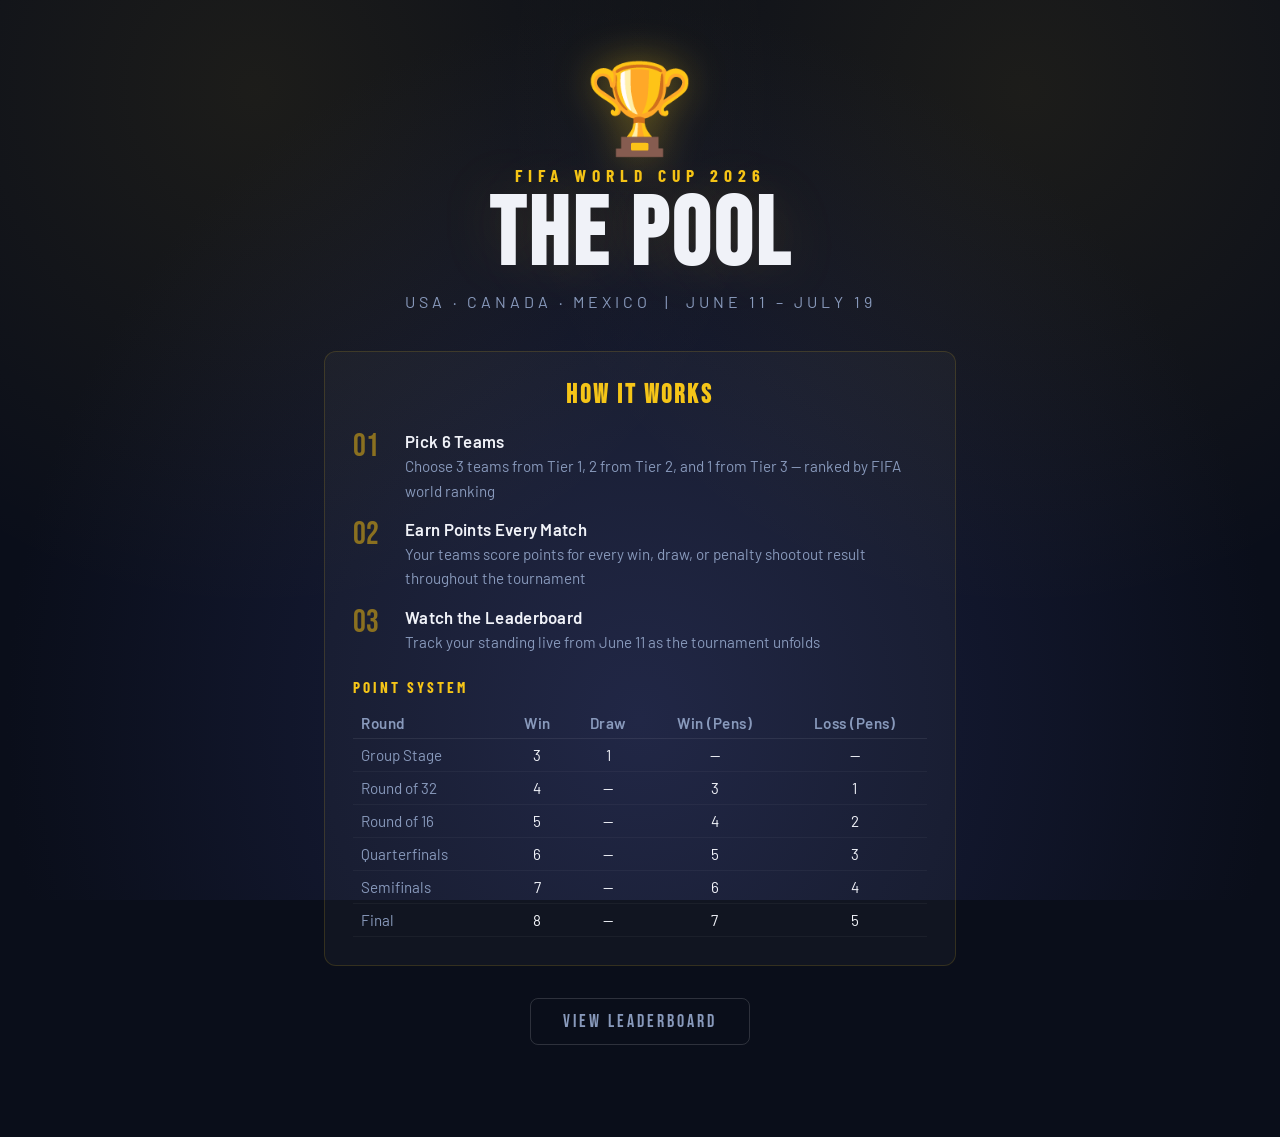
<file: index.html>
<!DOCTYPE html>
<html lang="en">
<head>
  <meta charset="UTF-8"/>
  <meta name="viewport" content="width=device-width, initial-scale=1.0"/>
  <title>World Cup 2026 Pool</title>
  <link rel="preconnect" href="https://fonts.googleapis.com"/>
  <link href="https://fonts.googleapis.com/css2?family=Bebas+Neue&family=Barlow+Condensed:wght@400;600;700&family=Barlow:wght@300;400;500&display=swap" rel="stylesheet"/>
  <link rel="stylesheet" href="style.css"/>
</head>
<body>

<!-- ═══════════════════════════════════════════════ LANDING PAGE ═══ -->
<div id="page-landing" class="page active">
  <div class="landing-bg">
    <div class="stadium-lights"></div>

  </div>
  <div class="landing-content">
    <div class="trophy-icon">🏆</div>
    <div class="tournament-label">FIFA WORLD CUP 2026</div>
    <h1 class="landing-title">THE POOL</h1>
    <p class="landing-sub">USA · CANADA · MEXICO &nbsp;|&nbsp; JUNE 11 – JULY 19</p>
    <div class="rules-card">
      <h3>HOW IT WORKS</h3>
      <div class="rules-grid">
        <div class="rule-item">
          <span class="rule-num">01</span>
          <div>
            <strong>Pick 6 Teams</strong>
            <p>Choose 3 teams from Tier 1, 2 from Tier 2, and 1 from Tier 3 — ranked by FIFA world ranking</p>
          </div>
        </div>
        <div class="rule-item">
          <span class="rule-num">02</span>
          <div>
            <strong>Earn Points Every Match</strong>
            <p>Your teams score points for every win, draw, or penalty shootout result throughout the tournament</p>
          </div>
        </div>
        <div class="rule-item">
          <span class="rule-num">03</span>
          <div>
            <strong>Watch the Leaderboard</strong>
            <p>Track your standing live from June 11 as the tournament unfolds</p>
          </div>
        </div>
      </div>
      <div class="scoring-table-wrap">
        <h4>POINT SYSTEM</h4>
        <table class="scoring-table">
          <thead>
            <tr><th>Round</th><th>Win</th><th>Draw</th><th>Win (Pens)</th><th>Loss (Pens)</th></tr>
          </thead>
          <tbody>
            <tr><td>Group Stage</td><td>3</td><td>1</td><td>—</td><td>—</td></tr>
            <tr><td>Round of 32</td><td>4</td><td>—</td><td>3</td><td>1</td></tr>
            <tr><td>Round of 16</td><td>5</td><td>—</td><td>4</td><td>2</td></tr>
            <tr><td>Quarterfinals</td><td>6</td><td>—</td><td>5</td><td>3</td></tr>
            <tr><td>Semifinals</td><td>7</td><td>—</td><td>6</td><td>4</td></tr>
            <tr><td>Final</td><td>8</td><td>—</td><td>7</td><td>5</td></tr>
          </tbody>
        </table>
      </div>
    </div>
    <div id="landing-actions">
      <button class="btn-primary" id="btn-get-started" onclick="goTo('page-register')">GET STARTED →</button>
<script>
  if (new Date() >= new Date('2026-06-11T15:00:00-04:00')) {
    document.getElementById('btn-get-started').style.display = 'none';
  }
</script>
      <button class="btn-ghost" onclick="goTo('page-leaderboard')">VIEW LEADERBOARD</button>
    </div>
  </div>
</div>

<!-- ═══════════════════════════════════════════════ REGISTRATION ═══ -->
<div id="page-register" class="page">
  <div class="page-header">
    <button class="back-btn" onclick="goTo('page-landing')">← BACK</button>
    <div class="step-indicator">
      <span class="step active" data-step="1">1</span>
      <span class="step-line"></span>
      <span class="step" data-step="2">2</span>
      <span class="step-line"></span>
      <span class="step" data-step="3">3</span>
      <span class="step-line"></span>
      <span class="step" data-step="4">4</span>
    </div>
    <div style="width:60px"></div>
  </div>
  <div class="form-container">
    <div class="form-header">
      <span class="form-label">STEP 1 OF 4</span>
      <h2>YOUR INFO</h2>
    </div>
    <div class="form-body">
      <div class="field-group">
        <label>DISPLAY NAME *</label>
        <input type="text" id="reg-name" placeholder="How you'll appear on the leaderboard" maxlength="30"/>
      </div>
      <div class="field-group">
        <label>EMAIL *</label>
        <input type="email" id="reg-email" placeholder="For updates and results"/>
      </div>
      <p class="form-note">Your name and picks will be visible to all pool participants on the leaderboard.</p>
    </div>
    <button class="btn-primary full" onclick="registerStep1()">CONTINUE TO TIER 1 →</button>
  </div>
</div>

<!-- ═══════════════════════════════════════════════ TIER 1 PICK ═══ -->
<div id="page-tier1" class="page">
  <div class="page-header">
    <button class="back-btn" onclick="goTo('page-register')">← BACK</button>
    <div class="step-indicator">
      <span class="step done" data-step="1">✓</span>
      <span class="step-line filled"></span>
      <span class="step active" data-step="2">2</span>
      <span class="step-line"></span>
      <span class="step" data-step="3">3</span>
      <span class="step-line"></span>
      <span class="step" data-step="4">4</span>
    </div>
    <div style="width:60px"></div>
  </div>
  <div class="tier-container">
    <div class="tier-header tier1-header">
      <div class="tier-badge">TIER 1</div>
      <h2>THE FAVORITES</h2>
      <p>FIFA Rankings #1–16 · Choose <strong>3 teams</strong></p>
    </div>
    <div class="teams-grid" id="grid-tier1"></div>
    <div class="pick-status" id="status-tier1">Select 2 teams</div>
    <button class="btn-primary full" id="btn-tier1" onclick="goTier2()" disabled>CONTINUE TO TIER 2 →</button>
  </div>
</div>

<!-- ═══════════════════════════════════════════════ TIER 2 PICK ═══ -->
<div id="page-tier2" class="page">
  <div class="page-header">
    <button class="back-btn" onclick="goTo('page-tier1')">← BACK</button>
    <div class="step-indicator">
      <span class="step done" data-step="1">✓</span>
      <span class="step-line filled"></span>
      <span class="step done" data-step="2">✓</span>
      <span class="step-line filled"></span>
      <span class="step active" data-step="3">3</span>
      <span class="step-line"></span>
      <span class="step" data-step="4">4</span>
    </div>
    <div style="width:60px"></div>
  </div>
  <div class="tier-container">
    <div class="tier-header tier2-header">
      <div class="tier-badge">TIER 2</div>
      <h2>THE CONTENDERS</h2>
      <p>FIFA Rankings #17–32 · Choose <strong>2 teams</strong></p>
    </div>
    <div class="teams-grid" id="grid-tier2"></div>
    <div class="pick-status" id="status-tier2">Select 2 teams</div>
    <button class="btn-primary full" id="btn-tier2" onclick="goTier3()" disabled>CONTINUE TO TIER 3 →</button>
  </div>
</div>

<!-- ═══════════════════════════════════════════════ TIER 3 PICK ═══ -->
<div id="page-tier3" class="page">
  <div class="page-header">
    <button class="back-btn" onclick="goTo('page-tier2')">← BACK</button>
    <div class="step-indicator">
      <span class="step done" data-step="1">✓</span>
      <span class="step-line filled"></span>
      <span class="step done" data-step="2">✓</span>
      <span class="step-line filled"></span>
      <span class="step done" data-step="3">✓</span>
      <span class="step-line filled"></span>
      <span class="step active" data-step="4">4</span>
    </div>
    <div style="width:60px"></div>
  </div>
  <div class="tier-container">
    <div class="tier-header tier3-header">
      <div class="tier-badge">TIER 3</div>
      <h2>THE UNDERDOGS</h2>
      <p>FIFA Rankings #33–48 · Choose <strong>1 team</strong></p>
    </div>
    <div class="teams-grid" id="grid-tier3"></div>
    <div class="pick-status" id="status-tier3">Select 2 teams</div>
    <button class="btn-primary full" id="btn-tier3" onclick="showConfirm()" disabled>REVIEW MY PICKS →</button>
  </div>
</div>

<!-- ═══════════════════════════════════════════════ CONFIRM ═══ -->
<div id="page-confirm" class="page">
  <div class="page-header">
    <button class="back-btn" onclick="goTo('page-tier3')">← BACK</button>
    <div class="confirm-title-area"><h2>CONFIRM YOUR PICKS</h2></div>
    <div style="width:60px"></div>
  </div>
  <div class="confirm-container">
    <div class="confirm-name-badge" id="confirm-name-badge"></div>
    <div class="confirm-picks" id="confirm-picks-display"></div>
    <p class="confirm-note">Once submitted, picks are locked until kickoff on June 11. Good luck!</p>
    <button class="btn-primary full" onclick="submitPicks()">SUBMIT MY PICKS →</button>
  </div>
</div>

<!-- ═══════════════════════════════════════════════ DASHBOARD ═══ -->
<div id="page-leaderboard" class="page">
  <div class="page-header">
    <button class="back-btn" onclick="goTo('page-landing')">← BACK</button>
    <h2 style="font-family:'Bebas Neue',sans-serif;font-size:1.8rem;color:var(--gold);letter-spacing:2px;">THE POOL</h2>
    <button class="admin-link" onclick="goTo('page-admin')">ADMIN</button>
  </div>

  <!-- Welcome banner (shown after submission) -->
  <div class="welcome-banner hidden" id="welcome-banner">
    <span class="welcome-icon">⚽</span>
    <span id="welcome-text">You're in! Good luck.</span>
  </div>


  <!-- Tabs -->
  <div class="dashboard-tabs">
    <button class="dash-tab active" data-tab="standings" onclick="switchTab('standings')">STANDINGS</button>
    <button class="dash-tab" id="tab-btn-picks" data-tab="picks" onclick="switchTab('picks')">PICKS</button>
    <button class="dash-tab" data-tab="rules" onclick="switchTab('rules')">RULES</button>
  </div>

  <!-- STANDINGS TAB -->
  <div class="tab-panel active" id="tab-standings">
    <div class="dashboard-container" id="leaderboard-table-wrap">
      <div class="loading-msg">Loading entries…</div>
    </div>
  </div>

  <!-- PICKS TAB -->
  <div class="tab-panel hidden" id="tab-picks">
    <div class="dashboard-container" id="picks-grid">
      <div class="loading-msg">Loading picks…</div>
    </div>
  </div>


  <!-- RULES TAB -->
  <div class="tab-panel hidden" id="tab-rules">
    <div class="dashboard-container">
      <div class="rules-card" style="max-width:640px;margin:0 auto;">
        <h3>HOW IT WORKS</h3>
        <div class="rules-grid">
          <div class="rule-item">
            <span class="rule-num">01</span>
            <div>
              <strong>Pick 6 Teams</strong>
              <p>Choose 3 teams from Tier 1, 2 from Tier 2, and 1 from Tier 3 — ranked by FIFA world ranking</p>
            </div>
          </div>
          <div class="rule-item">
            <span class="rule-num">02</span>
            <div>
              <strong>Earn Points Every Match</strong>
              <p>Your teams score points for every win, draw, or penalty shootout result throughout the tournament</p>
            </div>
          </div>
          <div class="rule-item">
            <span class="rule-num">03</span>
            <div>
              <strong>Watch the Leaderboard</strong>
              <p>Track your standing live from June 11 as the tournament unfolds</p>
            </div>
          </div>
        </div>
        <div class="scoring-table-wrap">
          <h4>POINT SYSTEM</h4>
          <table class="scoring-table">
            <thead>
              <tr><th>Round</th><th>Win</th><th>Draw</th><th>Win (Pens)</th><th>Loss (Pens)</th></tr>
            </thead>
            <tbody>
              <tr><td>Group Stage</td><td>3</td><td>1</td><td>—</td><td>—</td></tr>
              <tr><td>Round of 32</td><td>4</td><td>—</td><td>3</td><td>1</td></tr>
              <tr><td>Round of 16</td><td>5</td><td>—</td><td>4</td><td>2</td></tr>
              <tr><td>Quarterfinals</td><td>6</td><td>—</td><td>5</td><td>3</td></tr>
              <tr><td>Semifinals</td><td>7</td><td>—</td><td>6</td><td>4</td></tr>
              <tr><td>Final</td><td>8</td><td>—</td><td>7</td><td>5</td></tr>
            </tbody>
          </table>
        </div>
        <div class="tier-rules">
          <h4>THE TIERS</h4>
          <div class="tier-rule-row">
            <span class="tier-badge" style="background:rgba(245,197,24,0.15);color:var(--tier1)">TIER 1</span>
            <span>FIFA Rankings #1–16 · Pick <strong>3 teams</strong></span>
          </div>
          <div class="tier-rule-row">
            <span class="tier-badge" style="background:rgba(192,192,192,0.15);color:var(--tier2)">TIER 2</span>
            <span>FIFA Rankings #17–32 · Pick <strong>2 teams</strong></span>
          </div>
          <div class="tier-rule-row">
            <span class="tier-badge" style="background:rgba(205,127,50,0.15);color:var(--tier3)">TIER 3</span>
            <span>FIFA Rankings #33–48 · Pick <strong>1 team</strong></span>
          </div>
        </div>
      </div>
    </div>
  </div>
</div>

<!-- ═══════════════════════════════════════════════ ADMIN ═══ -->
<div id="page-admin" class="page">
  <div class="page-header">
    <button class="back-btn" onclick="goTo('page-leaderboard')">← BACK</button>
    <h2 style="font-family:'Bebas Neue',sans-serif;font-size:1.8rem;color:var(--gold);">ADMIN PANEL</h2>
    <div style="width:60px"></div>
  </div>
  <div class="admin-container">
    <div class="admin-lock" id="admin-lock">
      <h3>ADMIN ACCESS</h3>
      <input type="password" id="admin-pw" placeholder="Enter admin password"/>
      <button class="btn-primary" onclick="unlockAdmin()">UNLOCK</button>
      <p class="form-note">Contact the pool organizer for the admin password.</p>
    </div>
    <div class="admin-panel hidden" id="admin-panel">
      <h3>ENTER MATCH RESULT</h3>
      <div class="admin-form">
        <div class="field-group">
          <label>ROUND</label>
          <select id="a-round">
            <option value="group">Group Stage</option>
            <option value="r32">Round of 32</option>
            <option value="r16">Round of 16</option>
            <option value="qf">Quarterfinals</option>
            <option value="sf">Semifinals</option>
            <option value="final">Final</option>
          </select>
        </div>
        <div class="field-group">
          <label>TEAM 1</label>
          <select id="a-team1"></select>
        </div>
        <div class="field-group">
          <label>TEAM 2</label>
          <select id="a-team2"></select>
        </div>
        <div class="field-group">
          <label>SCORE (90 MIN)</label>
          <div class="score-inputs">
            <input type="number" id="a-score1" min="0" max="20" placeholder="0" style="width:70px;text-align:center"/>
            <span style="color:var(--muted);font-size:1.2rem;padding:0 8px;">–</span>
            <input type="number" id="a-score2" min="0" max="20" placeholder="0" style="width:70px;text-align:center"/>
          </div>
        </div>
        <div class="field-group">
          <label>RESULT</label>
          <select id="a-result">
            <option value="team1_win">Team 1 Wins</option>
            <option value="draw">Draw (Group Stage)</option>
            <option value="team2_win">Team 2 Wins</option>
            <option value="team1_pens">Team 1 Wins on Penalties</option>
            <option value="team2_pens">Team 2 Wins on Penalties</option>
          </select>
        </div>
        <button class="btn-primary full" onclick="submitResult()">LOG RESULT</button>
      </div>
      <div class="admin-results-list">
        <h3>LOGGED RESULTS</h3>
        <div id="results-log"></div>
        <button class="btn-ghost small" onclick="clearResults()">CLEAR ALL RESULTS</button>
      </div>
    </div>
  </div>
</div>

<script src="app.js"></script>
</body>
</html>
</file>
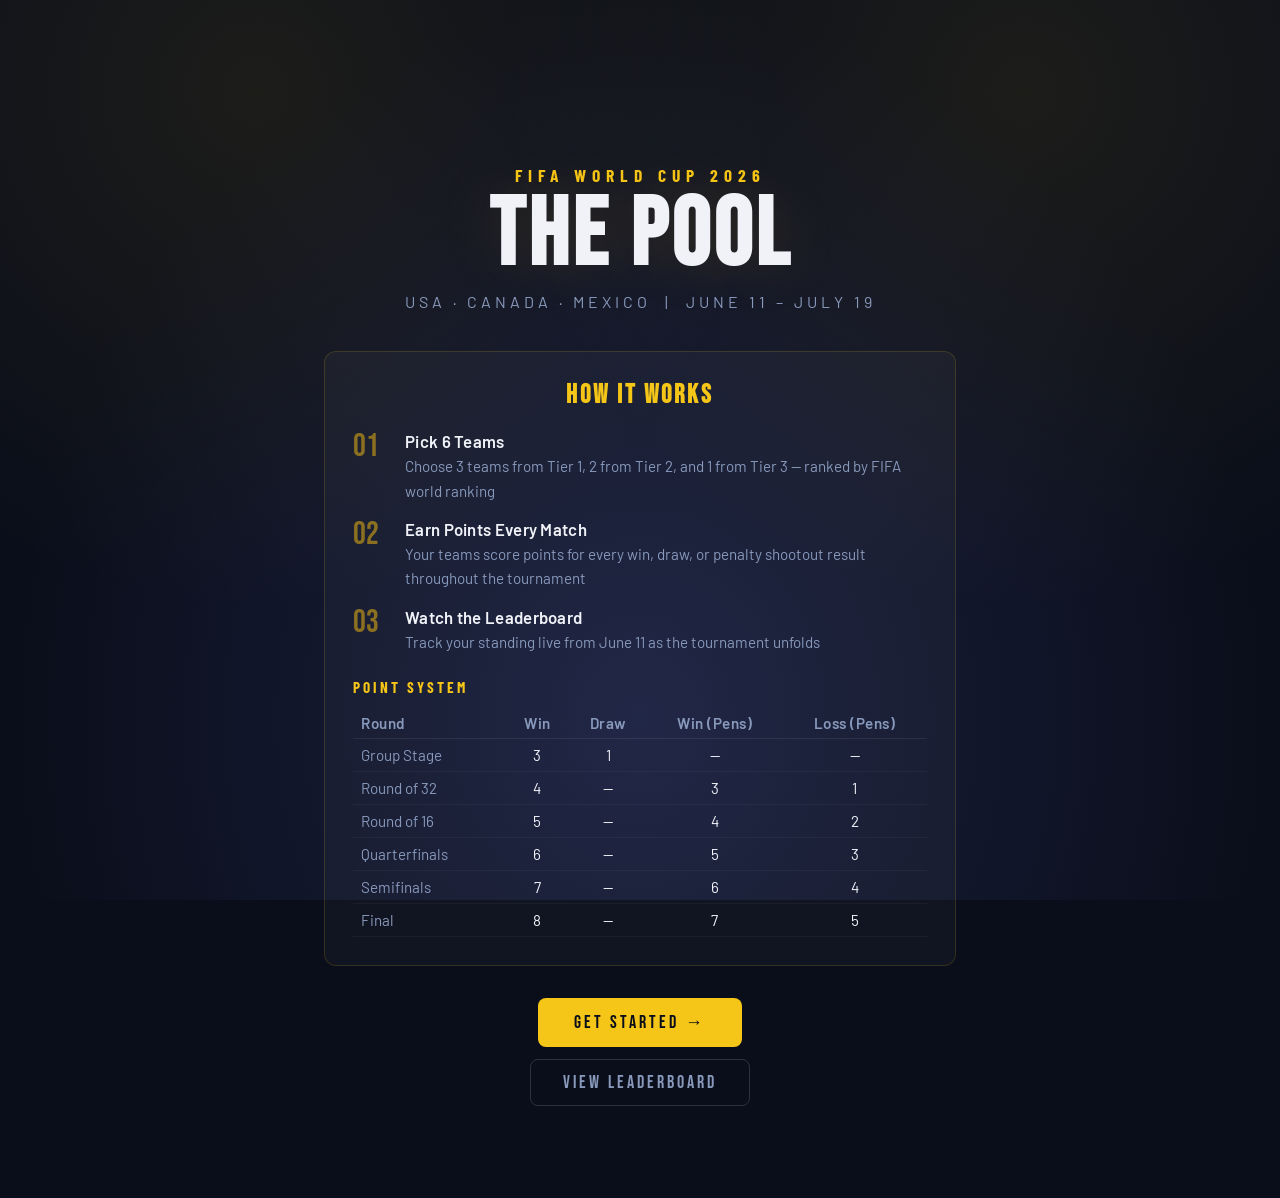
<file: index (2).html>
<!DOCTYPE html>
<html lang="en">
<head>
  <meta charset="UTF-8"/>
  <meta name="viewport" content="width=device-width, initial-scale=1.0"/>
  <title>World Cup 2026 Pool</title>
  <link rel="preconnect" href="https://fonts.googleapis.com"/>
  <link href="https://fonts.googleapis.com/css2?family=Bebas+Neue&family=Barlow+Condensed:wght@400;600;700&family=Barlow:wght@300;400;500&display=swap" rel="stylesheet"/>
  <link rel="stylesheet" href="style.css"/>
</head>
<body>

<!-- ═══════════════════════════════════════════════ LANDING PAGE ═══ -->
<div id="page-landing" class="page active">
  <div class="landing-bg">
    <div class="stadium-lights"></div>
    <div class="pitch-lines"></div>
  </div>
  <div class="landing-content">
    <div class="trophy-icon">
  <svg class="trophy-svg" viewBox="0 0 110 200" xmlns="http://www.w3.org/2000/svg">
    <!-- Cup body -->
    <path d="M28 10 Q24 40 22 60 Q18 90 30 110 Q40 128 55 132 Q70 128 80 110 Q92 90 88 60 Q86 40 82 10 Z"
          fill="url(#goldGrad)" />
    <!-- Handles -->
    <path d="M28 18 Q10 18 8 38 Q6 58 22 62" fill="none" stroke="url(#goldGrad)" stroke-width="6" stroke-linecap="round"/>
    <path d="M82 18 Q100 18 102 38 Q104 58 88 62" fill="none" stroke="url(#goldGrad)" stroke-width="6" stroke-linecap="round"/>
    <!-- Neck -->
    <rect x="46" y="132" width="18" height="22" rx="3" fill="url(#goldGrad)"/>
    <!-- Base top -->
    <rect x="32" y="152" width="46" height="10" rx="4" fill="url(#goldGrad)"/>
    <!-- Base bottom -->
    <rect x="24" y="160" width="62" height="14" rx="5" fill="url(#goldGrad)"/>
    <!-- Malachite bands on base -->
    <rect x="26" y="163" width="58" height="4" rx="2" fill="#2d6a4f" opacity="0.7"/>
    <rect x="26" y="169" width="58" height="2" rx="1" fill="#2d6a4f" opacity="0.5"/>
    <!-- Shine highlight -->
    <path d="M38 20 Q42 50 41 80 Q40 100 44 115" fill="none" stroke="rgba(255,255,255,0.25)" stroke-width="5" stroke-linecap="round"/>
    <defs>
      <linearGradient id="goldGrad" x1="0%" y1="0%" x2="100%" y2="100%">
        <stop offset="0%"   stop-color="#ffe066"/>
        <stop offset="40%"  stop-color="#f5c518"/>
        <stop offset="70%"  stop-color="#c8960c"/>
        <stop offset="100%" stop-color="#f5c518"/>
      </linearGradient>
    </defs>
  </svg>
</div>
    <div class="tournament-label">FIFA WORLD CUP 2026</div>
    <h1 class="landing-title">THE POOL</h1>
    <p class="landing-sub">USA · CANADA · MEXICO &nbsp;|&nbsp; JUNE 11 – JULY 19</p>
    <div class="rules-card">
      <h3>HOW IT WORKS</h3>
      <div class="rules-grid">
        <div class="rule-item">
          <span class="rule-num">01</span>
          <div>
            <strong>Pick 6 Teams</strong>
            <p>Choose 3 teams from Tier 1, 2 from Tier 2, and 1 from Tier 3 — ranked by FIFA world ranking</p>
          </div>
        </div>
        <div class="rule-item">
          <span class="rule-num">02</span>
          <div>
            <strong>Earn Points Every Match</strong>
            <p>Your teams score points for every win, draw, or penalty shootout result throughout the tournament</p>
          </div>
        </div>
        <div class="rule-item">
          <span class="rule-num">03</span>
          <div>
            <strong>Watch the Leaderboard</strong>
            <p>Track your standing live from June 11 as the tournament unfolds</p>
          </div>
        </div>
      </div>
      <div class="scoring-table-wrap">
        <h4>POINT SYSTEM</h4>
        <table class="scoring-table">
          <thead>
            <tr><th>Round</th><th>Win</th><th>Draw</th><th>Win (Pens)</th><th>Loss (Pens)</th></tr>
          </thead>
          <tbody>
            <tr><td>Group Stage</td><td>3</td><td>1</td><td>—</td><td>—</td></tr>
            <tr><td>Round of 32</td><td>4</td><td>—</td><td>3</td><td>1</td></tr>
            <tr><td>Round of 16</td><td>5</td><td>—</td><td>4</td><td>2</td></tr>
            <tr><td>Quarterfinals</td><td>6</td><td>—</td><td>5</td><td>3</td></tr>
            <tr><td>Semifinals</td><td>7</td><td>—</td><td>6</td><td>4</td></tr>
            <tr><td>Final</td><td>8</td><td>—</td><td>7</td><td>5</td></tr>
          </tbody>
        </table>
      </div>
    </div>
    <button class="btn-primary" onclick="goTo('page-register')">GET STARTED →</button>
    <button class="btn-ghost" onclick="goTo('page-leaderboard')">VIEW LEADERBOARD</button>
  </div>
</div>

<!-- ═══════════════════════════════════════════════ REGISTRATION ═══ -->
<div id="page-register" class="page">
  <div class="page-header">
    <button class="back-btn" onclick="goTo('page-landing')">← BACK</button>
    <div class="step-indicator">
      <span class="step active" data-step="1">1</span>
      <span class="step-line"></span>
      <span class="step" data-step="2">2</span>
      <span class="step-line"></span>
      <span class="step" data-step="3">3</span>
      <span class="step-line"></span>
      <span class="step" data-step="4">4</span>
    </div>
    <div style="width:60px"></div>
  </div>
  <div class="form-container">
    <div class="form-header">
      <span class="form-label">STEP 1 OF 4</span>
      <h2>YOUR INFO</h2>
    </div>
    <div class="form-body">
      <div class="field-group">
        <label>DISPLAY NAME *</label>
        <input type="text" id="reg-name" placeholder="How you'll appear on the leaderboard" maxlength="30"/>
      </div>
      <div class="field-group">
        <label>EMAIL *</label>
        <input type="email" id="reg-email" placeholder="For updates and results"/>
      </div>
      <p class="form-note">Your name and picks will be visible to all pool participants on the leaderboard.</p>
    </div>
    <button class="btn-primary full" onclick="registerStep1()">CONTINUE TO TIER 1 →</button>
  </div>
</div>

<!-- ═══════════════════════════════════════════════ TIER 1 PICK ═══ -->
<div id="page-tier1" class="page">
  <div class="page-header">
    <button class="back-btn" onclick="goTo('page-register')">← BACK</button>
    <div class="step-indicator">
      <span class="step done" data-step="1">✓</span>
      <span class="step-line filled"></span>
      <span class="step active" data-step="2">2</span>
      <span class="step-line"></span>
      <span class="step" data-step="3">3</span>
      <span class="step-line"></span>
      <span class="step" data-step="4">4</span>
    </div>
    <div style="width:60px"></div>
  </div>
  <div class="tier-container">
    <div class="tier-header tier1-header">
      <div class="tier-badge">TIER 1</div>
      <h2>THE FAVORITES</h2>
      <p>FIFA Rankings #1–16 · Choose <strong>3 teams</strong></p>
    </div>
    <div class="teams-grid" id="grid-tier1"></div>
    <div class="pick-status" id="status-tier1">Select 2 teams</div>
    <button class="btn-primary full" id="btn-tier1" onclick="goTier2()" disabled>CONTINUE TO TIER 2 →</button>
  </div>
</div>

<!-- ═══════════════════════════════════════════════ TIER 2 PICK ═══ -->
<div id="page-tier2" class="page">
  <div class="page-header">
    <button class="back-btn" onclick="goTo('page-tier1')">← BACK</button>
    <div class="step-indicator">
      <span class="step done" data-step="1">✓</span>
      <span class="step-line filled"></span>
      <span class="step done" data-step="2">✓</span>
      <span class="step-line filled"></span>
      <span class="step active" data-step="3">3</span>
      <span class="step-line"></span>
      <span class="step" data-step="4">4</span>
    </div>
    <div style="width:60px"></div>
  </div>
  <div class="tier-container">
    <div class="tier-header tier2-header">
      <div class="tier-badge">TIER 2</div>
      <h2>THE CONTENDERS</h2>
      <p>FIFA Rankings #17–32 · Choose <strong>2 teams</strong></p>
    </div>
    <div class="teams-grid" id="grid-tier2"></div>
    <div class="pick-status" id="status-tier2">Select 2 teams</div>
    <button class="btn-primary full" id="btn-tier2" onclick="goTier3()" disabled>CONTINUE TO TIER 3 →</button>
  </div>
</div>

<!-- ═══════════════════════════════════════════════ TIER 3 PICK ═══ -->
<div id="page-tier3" class="page">
  <div class="page-header">
    <button class="back-btn" onclick="goTo('page-tier2')">← BACK</button>
    <div class="step-indicator">
      <span class="step done" data-step="1">✓</span>
      <span class="step-line filled"></span>
      <span class="step done" data-step="2">✓</span>
      <span class="step-line filled"></span>
      <span class="step done" data-step="3">✓</span>
      <span class="step-line filled"></span>
      <span class="step active" data-step="4">4</span>
    </div>
    <div style="width:60px"></div>
  </div>
  <div class="tier-container">
    <div class="tier-header tier3-header">
      <div class="tier-badge">TIER 3</div>
      <h2>THE UNDERDOGS</h2>
      <p>FIFA Rankings #33–48 · Choose <strong>1 team</strong></p>
    </div>
    <div class="teams-grid" id="grid-tier3"></div>
    <div class="pick-status" id="status-tier3">Select 2 teams</div>
    <button class="btn-primary full" id="btn-tier3" onclick="showConfirm()" disabled>REVIEW MY PICKS →</button>
  </div>
</div>

<!-- ═══════════════════════════════════════════════ CONFIRM ═══ -->
<div id="page-confirm" class="page">
  <div class="page-header">
    <button class="back-btn" onclick="goTo('page-tier3')">← BACK</button>
    <div class="confirm-title-area"><h2>CONFIRM YOUR PICKS</h2></div>
    <div style="width:60px"></div>
  </div>
  <div class="confirm-container">
    <div class="confirm-name-badge" id="confirm-name-badge"></div>
    <div class="confirm-picks" id="confirm-picks-display"></div>
    <p class="confirm-note">Once submitted, picks are locked until kickoff on June 11. Good luck!</p>
    <button class="btn-primary full" onclick="submitPicks()">SUBMIT MY PICKS →</button>
  </div>
</div>

<!-- ═══════════════════════════════════════════════ SUCCESS ═══ -->
<div id="page-success" class="page">
  <div class="success-container">
    <div class="success-icon">⚽</div>
    <h2>YOU'RE IN!</h2>
    <p>Your picks have been saved. Check the leaderboard starting June 11 when the tournament kicks off.</p>
    <div id="success-summary"></div>
    <div class="success-actions">
      <button class="btn-primary" onclick="goTo('page-leaderboard')">VIEW LEADERBOARD</button>
      <button class="btn-ghost" onclick="goTo('page-landing')">BACK TO HOME</button>
    </div>
  </div>
</div>

<!-- ═══════════════════════════════════════════════ LEADERBOARD ═══ -->
<div id="page-leaderboard" class="page">
  <div class="page-header">
    <button class="back-btn" onclick="goTo('page-landing')">← BACK</button>
    <h2 style="font-family:'Bebas Neue',sans-serif;font-size:1.8rem;color:var(--gold);letter-spacing:2px;">LEADERBOARD</h2>
    <button class="admin-link" onclick="goTo('page-admin')">ADMIN</button>
  </div>
  <div class="leaderboard-container">
    <div class="tourney-status" id="tourney-status-bar"></div>
    <div id="leaderboard-table-wrap">
      <div class="loading-msg">Loading entries…</div>
    </div>
  </div>
</div>

<!-- ═══════════════════════════════════════════════ ADMIN ═══ -->
<div id="page-admin" class="page">
  <div class="page-header">
    <button class="back-btn" onclick="goTo('page-leaderboard')">← BACK</button>
    <h2 style="font-family:'Bebas Neue',sans-serif;font-size:1.8rem;color:var(--gold);">ADMIN PANEL</h2>
    <div style="width:60px"></div>
  </div>
  <div class="admin-container">
    <div class="admin-lock" id="admin-lock">
      <h3>ADMIN ACCESS</h3>
      <input type="password" id="admin-pw" placeholder="Enter admin password"/>
      <button class="btn-primary" onclick="unlockAdmin()">UNLOCK</button>
      <p class="form-note">Contact the pool organizer for the admin password.</p>
    </div>
    <div class="admin-panel hidden" id="admin-panel">
      <h3>ENTER MATCH RESULT</h3>
      <div class="admin-form">
        <div class="field-group">
          <label>ROUND</label>
          <select id="a-round">
            <option value="group">Group Stage</option>
            <option value="r32">Round of 32</option>
            <option value="r16">Round of 16</option>
            <option value="qf">Quarterfinals</option>
            <option value="sf">Semifinals</option>
            <option value="final">Final</option>
          </select>
        </div>
        <div class="field-group">
          <label>TEAM 1</label>
          <select id="a-team1"></select>
        </div>
        <div class="field-group">
          <label>TEAM 2</label>
          <select id="a-team2"></select>
        </div>
        <div class="field-group">
          <label>RESULT</label>
          <select id="a-result">
            <option value="team1_win">Team 1 Wins</option>
            <option value="draw">Draw (Group Stage)</option>
            <option value="team2_win">Team 2 Wins</option>
            <option value="team1_pens">Team 1 Wins on Penalties</option>
            <option value="team2_pens">Team 2 Wins on Penalties</option>
          </select>
        </div>
        <button class="btn-primary full" onclick="submitResult()">LOG RESULT</button>
      </div>
      <div class="admin-results-list">
        <h3>LOGGED RESULTS</h3>
        <div id="results-log"></div>
        <button class="btn-ghost small" onclick="clearResults()">CLEAR ALL RESULTS</button>
      </div>
    </div>
  </div>
</div>

<script src="app.js"></script>
</body>
</html>
</file>
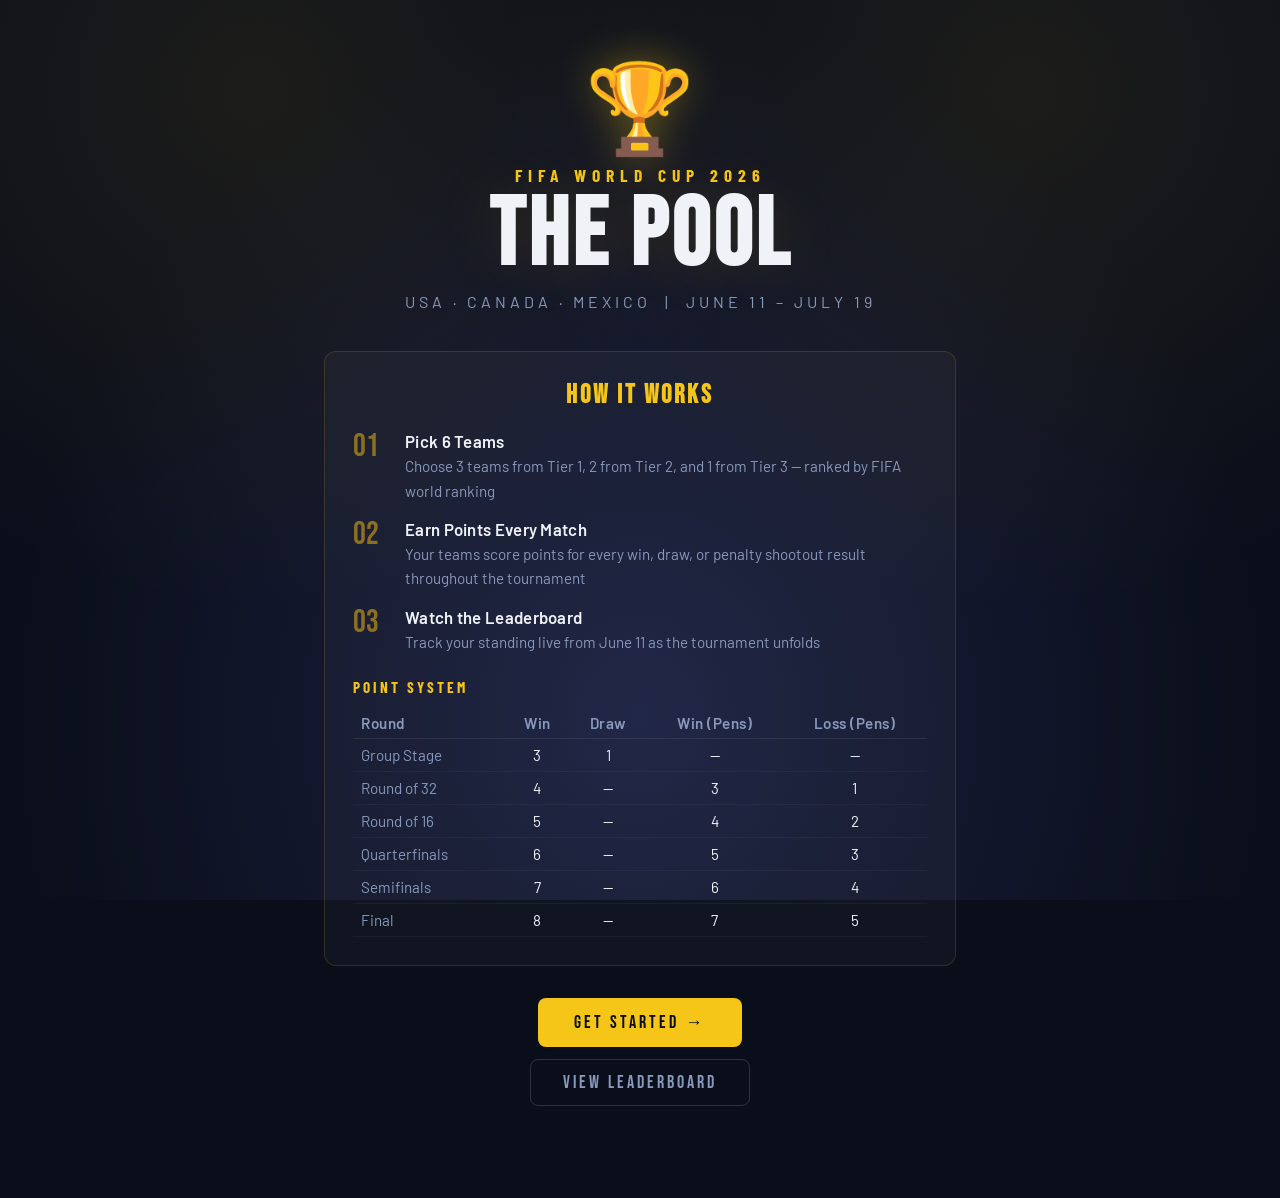
<file: index (3).html>
<!DOCTYPE html>
<html lang="en">
<head>
  <meta charset="UTF-8"/>
  <meta name="viewport" content="width=device-width, initial-scale=1.0"/>
  <title>World Cup 2026 Pool</title>
  <link rel="preconnect" href="https://fonts.googleapis.com"/>
  <link href="https://fonts.googleapis.com/css2?family=Bebas+Neue&family=Barlow+Condensed:wght@400;600;700&family=Barlow:wght@300;400;500&display=swap" rel="stylesheet"/>
  <link rel="stylesheet" href="style.css"/>
</head>
<body>

<!-- ═══════════════════════════════════════════════ LANDING PAGE ═══ -->
<div id="page-landing" class="page active">
  <div class="landing-bg">
    <div class="stadium-lights"></div>
    <div class="pitch-lines"></div>
  </div>
  <div class="landing-content">
    <div class="trophy-icon">🏆</div>
    <div class="tournament-label">FIFA WORLD CUP 2026</div>
    <h1 class="landing-title">THE POOL</h1>
    <p class="landing-sub">USA · CANADA · MEXICO &nbsp;|&nbsp; JUNE 11 – JULY 19</p>
    <div class="rules-card">
      <h3>HOW IT WORKS</h3>
      <div class="rules-grid">
        <div class="rule-item">
          <span class="rule-num">01</span>
          <div>
            <strong>Pick 6 Teams</strong>
            <p>Choose 3 teams from Tier 1, 2 from Tier 2, and 1 from Tier 3 — ranked by FIFA world ranking</p>
          </div>
        </div>
        <div class="rule-item">
          <span class="rule-num">02</span>
          <div>
            <strong>Earn Points Every Match</strong>
            <p>Your teams score points for every win, draw, or penalty shootout result throughout the tournament</p>
          </div>
        </div>
        <div class="rule-item">
          <span class="rule-num">03</span>
          <div>
            <strong>Watch the Leaderboard</strong>
            <p>Track your standing live from June 11 as the tournament unfolds</p>
          </div>
        </div>
      </div>
      <div class="scoring-table-wrap">
        <h4>POINT SYSTEM</h4>
        <table class="scoring-table">
          <thead>
            <tr><th>Round</th><th>Win</th><th>Draw</th><th>Win (Pens)</th><th>Loss (Pens)</th></tr>
          </thead>
          <tbody>
            <tr><td>Group Stage</td><td>3</td><td>1</td><td>—</td><td>—</td></tr>
            <tr><td>Round of 32</td><td>4</td><td>—</td><td>3</td><td>1</td></tr>
            <tr><td>Round of 16</td><td>5</td><td>—</td><td>4</td><td>2</td></tr>
            <tr><td>Quarterfinals</td><td>6</td><td>—</td><td>5</td><td>3</td></tr>
            <tr><td>Semifinals</td><td>7</td><td>—</td><td>6</td><td>4</td></tr>
            <tr><td>Final</td><td>8</td><td>—</td><td>7</td><td>5</td></tr>
          </tbody>
        </table>
      </div>
    </div>
    <button class="btn-primary" onclick="goTo('page-register')">GET STARTED →</button>
    <button class="btn-ghost" onclick="goTo('page-leaderboard')">VIEW LEADERBOARD</button>
  </div>
</div>

<!-- ═══════════════════════════════════════════════ REGISTRATION ═══ -->
<div id="page-register" class="page">
  <div class="page-header">
    <button class="back-btn" onclick="goTo('page-landing')">← BACK</button>
    <div class="step-indicator">
      <span class="step active" data-step="1">1</span>
      <span class="step-line"></span>
      <span class="step" data-step="2">2</span>
      <span class="step-line"></span>
      <span class="step" data-step="3">3</span>
      <span class="step-line"></span>
      <span class="step" data-step="4">4</span>
    </div>
    <div style="width:60px"></div>
  </div>
  <div class="form-container">
    <div class="form-header">
      <span class="form-label">STEP 1 OF 4</span>
      <h2>YOUR INFO</h2>
    </div>
    <div class="form-body">
      <div class="field-group">
        <label>DISPLAY NAME *</label>
        <input type="text" id="reg-name" placeholder="How you'll appear on the leaderboard" maxlength="30"/>
      </div>
      <div class="field-group">
        <label>EMAIL *</label>
        <input type="email" id="reg-email" placeholder="For updates and results"/>
      </div>
      <p class="form-note">Your name and picks will be visible to all pool participants on the leaderboard.</p>
    </div>
    <button class="btn-primary full" onclick="registerStep1()">CONTINUE TO TIER 1 →</button>
  </div>
</div>

<!-- ═══════════════════════════════════════════════ TIER 1 PICK ═══ -->
<div id="page-tier1" class="page">
  <div class="page-header">
    <button class="back-btn" onclick="goTo('page-register')">← BACK</button>
    <div class="step-indicator">
      <span class="step done" data-step="1">✓</span>
      <span class="step-line filled"></span>
      <span class="step active" data-step="2">2</span>
      <span class="step-line"></span>
      <span class="step" data-step="3">3</span>
      <span class="step-line"></span>
      <span class="step" data-step="4">4</span>
    </div>
    <div style="width:60px"></div>
  </div>
  <div class="tier-container">
    <div class="tier-header tier1-header">
      <div class="tier-badge">TIER 1</div>
      <h2>THE FAVORITES</h2>
      <p>FIFA Rankings #1–16 · Choose <strong>3 teams</strong></p>
    </div>
    <div class="teams-grid" id="grid-tier1"></div>
    <div class="pick-status" id="status-tier1">Select 2 teams</div>
    <button class="btn-primary full" id="btn-tier1" onclick="goTier2()" disabled>CONTINUE TO TIER 2 →</button>
  </div>
</div>

<!-- ═══════════════════════════════════════════════ TIER 2 PICK ═══ -->
<div id="page-tier2" class="page">
  <div class="page-header">
    <button class="back-btn" onclick="goTo('page-tier1')">← BACK</button>
    <div class="step-indicator">
      <span class="step done" data-step="1">✓</span>
      <span class="step-line filled"></span>
      <span class="step done" data-step="2">✓</span>
      <span class="step-line filled"></span>
      <span class="step active" data-step="3">3</span>
      <span class="step-line"></span>
      <span class="step" data-step="4">4</span>
    </div>
    <div style="width:60px"></div>
  </div>
  <div class="tier-container">
    <div class="tier-header tier2-header">
      <div class="tier-badge">TIER 2</div>
      <h2>THE CONTENDERS</h2>
      <p>FIFA Rankings #17–32 · Choose <strong>2 teams</strong></p>
    </div>
    <div class="teams-grid" id="grid-tier2"></div>
    <div class="pick-status" id="status-tier2">Select 2 teams</div>
    <button class="btn-primary full" id="btn-tier2" onclick="goTier3()" disabled>CONTINUE TO TIER 3 →</button>
  </div>
</div>

<!-- ═══════════════════════════════════════════════ TIER 3 PICK ═══ -->
<div id="page-tier3" class="page">
  <div class="page-header">
    <button class="back-btn" onclick="goTo('page-tier2')">← BACK</button>
    <div class="step-indicator">
      <span class="step done" data-step="1">✓</span>
      <span class="step-line filled"></span>
      <span class="step done" data-step="2">✓</span>
      <span class="step-line filled"></span>
      <span class="step done" data-step="3">✓</span>
      <span class="step-line filled"></span>
      <span class="step active" data-step="4">4</span>
    </div>
    <div style="width:60px"></div>
  </div>
  <div class="tier-container">
    <div class="tier-header tier3-header">
      <div class="tier-badge">TIER 3</div>
      <h2>THE UNDERDOGS</h2>
      <p>FIFA Rankings #33–48 · Choose <strong>1 team</strong></p>
    </div>
    <div class="teams-grid" id="grid-tier3"></div>
    <div class="pick-status" id="status-tier3">Select 2 teams</div>
    <button class="btn-primary full" id="btn-tier3" onclick="showConfirm()" disabled>REVIEW MY PICKS →</button>
  </div>
</div>

<!-- ═══════════════════════════════════════════════ CONFIRM ═══ -->
<div id="page-confirm" class="page">
  <div class="page-header">
    <button class="back-btn" onclick="goTo('page-tier3')">← BACK</button>
    <div class="confirm-title-area"><h2>CONFIRM YOUR PICKS</h2></div>
    <div style="width:60px"></div>
  </div>
  <div class="confirm-container">
    <div class="confirm-name-badge" id="confirm-name-badge"></div>
    <div class="confirm-picks" id="confirm-picks-display"></div>
    <p class="confirm-note">Once submitted, picks are locked until kickoff on June 11. Good luck!</p>
    <button class="btn-primary full" onclick="submitPicks()">SUBMIT MY PICKS →</button>
  </div>
</div>

<!-- ═══════════════════════════════════════════════ SUCCESS ═══ -->
<div id="page-success" class="page">
  <div class="success-container">
    <div class="success-icon">⚽</div>
    <h2>YOU'RE IN!</h2>
    <p>Your picks have been saved. Check the leaderboard starting June 11 when the tournament kicks off.</p>
    <div id="success-summary"></div>
    <div class="success-actions">
      <button class="btn-primary" onclick="goTo('page-leaderboard')">VIEW LEADERBOARD</button>
      <button class="btn-ghost" onclick="goTo('page-landing')">BACK TO HOME</button>
    </div>
  </div>
</div>

<!-- ═══════════════════════════════════════════════ LEADERBOARD ═══ -->
<div id="page-leaderboard" class="page">
  <div class="page-header">
    <button class="back-btn" onclick="goTo('page-landing')">← BACK</button>
    <h2 style="font-family:'Bebas Neue',sans-serif;font-size:1.8rem;color:var(--gold);letter-spacing:2px;">LEADERBOARD</h2>
    <button class="admin-link" onclick="goTo('page-admin')">ADMIN</button>
  </div>
  <div class="leaderboard-container">
    <div class="tourney-status" id="tourney-status-bar"></div>
    <div id="leaderboard-table-wrap">
      <div class="loading-msg">Loading entries…</div>
    </div>
  </div>
</div>

<!-- ═══════════════════════════════════════════════ ADMIN ═══ -->
<div id="page-admin" class="page">
  <div class="page-header">
    <button class="back-btn" onclick="goTo('page-leaderboard')">← BACK</button>
    <h2 style="font-family:'Bebas Neue',sans-serif;font-size:1.8rem;color:var(--gold);">ADMIN PANEL</h2>
    <div style="width:60px"></div>
  </div>
  <div class="admin-container">
    <div class="admin-lock" id="admin-lock">
      <h3>ADMIN ACCESS</h3>
      <input type="password" id="admin-pw" placeholder="Enter admin password"/>
      <button class="btn-primary" onclick="unlockAdmin()">UNLOCK</button>
      <p class="form-note">Contact the pool organizer for the admin password.</p>
    </div>
    <div class="admin-panel hidden" id="admin-panel">
      <h3>ENTER MATCH RESULT</h3>
      <div class="admin-form">
        <div class="field-group">
          <label>ROUND</label>
          <select id="a-round">
            <option value="group">Group Stage</option>
            <option value="r32">Round of 32</option>
            <option value="r16">Round of 16</option>
            <option value="qf">Quarterfinals</option>
            <option value="sf">Semifinals</option>
            <option value="final">Final</option>
          </select>
        </div>
        <div class="field-group">
          <label>TEAM 1</label>
          <select id="a-team1"></select>
        </div>
        <div class="field-group">
          <label>TEAM 2</label>
          <select id="a-team2"></select>
        </div>
        <div class="field-group">
          <label>RESULT</label>
          <select id="a-result">
            <option value="team1_win">Team 1 Wins</option>
            <option value="draw">Draw (Group Stage)</option>
            <option value="team2_win">Team 2 Wins</option>
            <option value="team1_pens">Team 1 Wins on Penalties</option>
            <option value="team2_pens">Team 2 Wins on Penalties</option>
          </select>
        </div>
        <button class="btn-primary full" onclick="submitResult()">LOG RESULT</button>
      </div>
      <div class="admin-results-list">
        <h3>LOGGED RESULTS</h3>
        <div id="results-log"></div>
        <button class="btn-ghost small" onclick="clearResults()">CLEAR ALL RESULTS</button>
      </div>
    </div>
  </div>
</div>

<script src="app.js"></script>
</body>
</html>
</file>
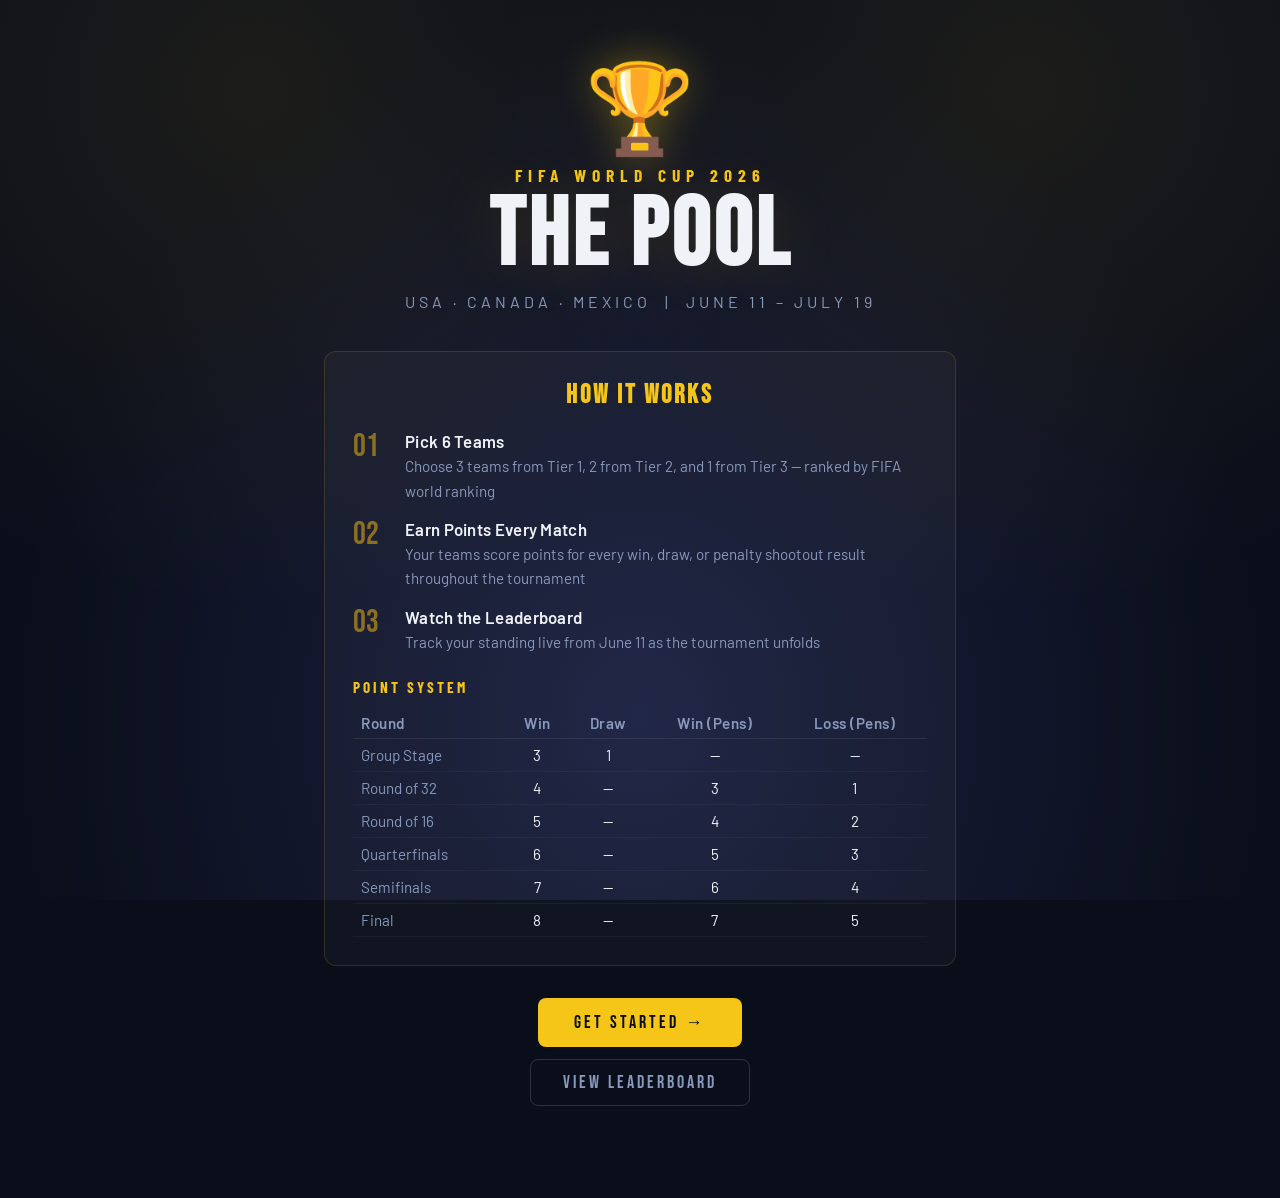
<file: index (4).html>
<!DOCTYPE html>
<html lang="en">
<head>
  <meta charset="UTF-8"/>
  <meta name="viewport" content="width=device-width, initial-scale=1.0"/>
  <title>World Cup 2026 Pool</title>
  <link rel="preconnect" href="https://fonts.googleapis.com"/>
  <link href="https://fonts.googleapis.com/css2?family=Bebas+Neue&family=Barlow+Condensed:wght@400;600;700&family=Barlow:wght@300;400;500&display=swap" rel="stylesheet"/>
  <link rel="stylesheet" href="style.css"/>
</head>
<body>

<!-- ═══════════════════════════════════════════════ LANDING PAGE ═══ -->
<div id="page-landing" class="page active">
  <div class="landing-bg">
    <div class="stadium-lights"></div>

  </div>
  <div class="landing-content">
    <div class="trophy-icon">🏆</div>
    <div class="tournament-label">FIFA WORLD CUP 2026</div>
    <h1 class="landing-title">THE POOL</h1>
    <p class="landing-sub">USA · CANADA · MEXICO &nbsp;|&nbsp; JUNE 11 – JULY 19</p>
    <div class="rules-card">
      <h3>HOW IT WORKS</h3>
      <div class="rules-grid">
        <div class="rule-item">
          <span class="rule-num">01</span>
          <div>
            <strong>Pick 6 Teams</strong>
            <p>Choose 3 teams from Tier 1, 2 from Tier 2, and 1 from Tier 3 — ranked by FIFA world ranking</p>
          </div>
        </div>
        <div class="rule-item">
          <span class="rule-num">02</span>
          <div>
            <strong>Earn Points Every Match</strong>
            <p>Your teams score points for every win, draw, or penalty shootout result throughout the tournament</p>
          </div>
        </div>
        <div class="rule-item">
          <span class="rule-num">03</span>
          <div>
            <strong>Watch the Leaderboard</strong>
            <p>Track your standing live from June 11 as the tournament unfolds</p>
          </div>
        </div>
      </div>
      <div class="scoring-table-wrap">
        <h4>POINT SYSTEM</h4>
        <table class="scoring-table">
          <thead>
            <tr><th>Round</th><th>Win</th><th>Draw</th><th>Win (Pens)</th><th>Loss (Pens)</th></tr>
          </thead>
          <tbody>
            <tr><td>Group Stage</td><td>3</td><td>1</td><td>—</td><td>—</td></tr>
            <tr><td>Round of 32</td><td>4</td><td>—</td><td>3</td><td>1</td></tr>
            <tr><td>Round of 16</td><td>5</td><td>—</td><td>4</td><td>2</td></tr>
            <tr><td>Quarterfinals</td><td>6</td><td>—</td><td>5</td><td>3</td></tr>
            <tr><td>Semifinals</td><td>7</td><td>—</td><td>6</td><td>4</td></tr>
            <tr><td>Final</td><td>8</td><td>—</td><td>7</td><td>5</td></tr>
          </tbody>
        </table>
      </div>
    </div>
    <button class="btn-primary" onclick="goTo('page-register')">GET STARTED →</button>
    <button class="btn-ghost" onclick="goTo('page-leaderboard')">VIEW LEADERBOARD</button>
  </div>
</div>

<!-- ═══════════════════════════════════════════════ REGISTRATION ═══ -->
<div id="page-register" class="page">
  <div class="page-header">
    <button class="back-btn" onclick="goTo('page-landing')">← BACK</button>
    <div class="step-indicator">
      <span class="step active" data-step="1">1</span>
      <span class="step-line"></span>
      <span class="step" data-step="2">2</span>
      <span class="step-line"></span>
      <span class="step" data-step="3">3</span>
      <span class="step-line"></span>
      <span class="step" data-step="4">4</span>
    </div>
    <div style="width:60px"></div>
  </div>
  <div class="form-container">
    <div class="form-header">
      <span class="form-label">STEP 1 OF 4</span>
      <h2>YOUR INFO</h2>
    </div>
    <div class="form-body">
      <div class="field-group">
        <label>DISPLAY NAME *</label>
        <input type="text" id="reg-name" placeholder="How you'll appear on the leaderboard" maxlength="30"/>
      </div>
      <div class="field-group">
        <label>EMAIL *</label>
        <input type="email" id="reg-email" placeholder="For updates and results"/>
      </div>
      <p class="form-note">Your name and picks will be visible to all pool participants on the leaderboard.</p>
    </div>
    <button class="btn-primary full" onclick="registerStep1()">CONTINUE TO TIER 1 →</button>
  </div>
</div>

<!-- ═══════════════════════════════════════════════ TIER 1 PICK ═══ -->
<div id="page-tier1" class="page">
  <div class="page-header">
    <button class="back-btn" onclick="goTo('page-register')">← BACK</button>
    <div class="step-indicator">
      <span class="step done" data-step="1">✓</span>
      <span class="step-line filled"></span>
      <span class="step active" data-step="2">2</span>
      <span class="step-line"></span>
      <span class="step" data-step="3">3</span>
      <span class="step-line"></span>
      <span class="step" data-step="4">4</span>
    </div>
    <div style="width:60px"></div>
  </div>
  <div class="tier-container">
    <div class="tier-header tier1-header">
      <div class="tier-badge">TIER 1</div>
      <h2>THE FAVORITES</h2>
      <p>FIFA Rankings #1–16 · Choose <strong>3 teams</strong></p>
    </div>
    <div class="teams-grid" id="grid-tier1"></div>
    <div class="pick-status" id="status-tier1">Select 2 teams</div>
    <button class="btn-primary full" id="btn-tier1" onclick="goTier2()" disabled>CONTINUE TO TIER 2 →</button>
  </div>
</div>

<!-- ═══════════════════════════════════════════════ TIER 2 PICK ═══ -->
<div id="page-tier2" class="page">
  <div class="page-header">
    <button class="back-btn" onclick="goTo('page-tier1')">← BACK</button>
    <div class="step-indicator">
      <span class="step done" data-step="1">✓</span>
      <span class="step-line filled"></span>
      <span class="step done" data-step="2">✓</span>
      <span class="step-line filled"></span>
      <span class="step active" data-step="3">3</span>
      <span class="step-line"></span>
      <span class="step" data-step="4">4</span>
    </div>
    <div style="width:60px"></div>
  </div>
  <div class="tier-container">
    <div class="tier-header tier2-header">
      <div class="tier-badge">TIER 2</div>
      <h2>THE CONTENDERS</h2>
      <p>FIFA Rankings #17–32 · Choose <strong>2 teams</strong></p>
    </div>
    <div class="teams-grid" id="grid-tier2"></div>
    <div class="pick-status" id="status-tier2">Select 2 teams</div>
    <button class="btn-primary full" id="btn-tier2" onclick="goTier3()" disabled>CONTINUE TO TIER 3 →</button>
  </div>
</div>

<!-- ═══════════════════════════════════════════════ TIER 3 PICK ═══ -->
<div id="page-tier3" class="page">
  <div class="page-header">
    <button class="back-btn" onclick="goTo('page-tier2')">← BACK</button>
    <div class="step-indicator">
      <span class="step done" data-step="1">✓</span>
      <span class="step-line filled"></span>
      <span class="step done" data-step="2">✓</span>
      <span class="step-line filled"></span>
      <span class="step done" data-step="3">✓</span>
      <span class="step-line filled"></span>
      <span class="step active" data-step="4">4</span>
    </div>
    <div style="width:60px"></div>
  </div>
  <div class="tier-container">
    <div class="tier-header tier3-header">
      <div class="tier-badge">TIER 3</div>
      <h2>THE UNDERDOGS</h2>
      <p>FIFA Rankings #33–48 · Choose <strong>1 team</strong></p>
    </div>
    <div class="teams-grid" id="grid-tier3"></div>
    <div class="pick-status" id="status-tier3">Select 2 teams</div>
    <button class="btn-primary full" id="btn-tier3" onclick="showConfirm()" disabled>REVIEW MY PICKS →</button>
  </div>
</div>

<!-- ═══════════════════════════════════════════════ CONFIRM ═══ -->
<div id="page-confirm" class="page">
  <div class="page-header">
    <button class="back-btn" onclick="goTo('page-tier3')">← BACK</button>
    <div class="confirm-title-area"><h2>CONFIRM YOUR PICKS</h2></div>
    <div style="width:60px"></div>
  </div>
  <div class="confirm-container">
    <div class="confirm-name-badge" id="confirm-name-badge"></div>
    <div class="confirm-picks" id="confirm-picks-display"></div>
    <p class="confirm-note">Once submitted, picks are locked until kickoff on June 11. Good luck!</p>
    <button class="btn-primary full" onclick="submitPicks()">SUBMIT MY PICKS →</button>
  </div>
</div>

<!-- ═══════════════════════════════════════════════ SUCCESS ═══ -->
<div id="page-success" class="page">
  <div class="success-container">
    <div class="success-icon">⚽</div>
    <h2>YOU'RE IN!</h2>
    <p>Your picks have been saved. Check the leaderboard starting June 11 when the tournament kicks off.</p>
    <div id="success-summary"></div>
    <div class="success-actions">
      <button class="btn-primary" onclick="goTo('page-leaderboard')">VIEW LEADERBOARD</button>
      <button class="btn-ghost" onclick="goTo('page-landing')">BACK TO HOME</button>
    </div>
  </div>
</div>

<!-- ═══════════════════════════════════════════════ LEADERBOARD ═══ -->
<div id="page-leaderboard" class="page">
  <div class="page-header">
    <button class="back-btn" onclick="goTo('page-landing')">← BACK</button>
    <h2 style="font-family:'Bebas Neue',sans-serif;font-size:1.8rem;color:var(--gold);letter-spacing:2px;">LEADERBOARD</h2>
    <button class="admin-link" onclick="goTo('page-admin')">ADMIN</button>
  </div>
  <div class="leaderboard-container">
    <div class="tourney-status" id="tourney-status-bar"></div>
    <div id="leaderboard-table-wrap">
      <div class="loading-msg">Loading entries…</div>
    </div>
  </div>
</div>

<!-- ═══════════════════════════════════════════════ ADMIN ═══ -->
<div id="page-admin" class="page">
  <div class="page-header">
    <button class="back-btn" onclick="goTo('page-leaderboard')">← BACK</button>
    <h2 style="font-family:'Bebas Neue',sans-serif;font-size:1.8rem;color:var(--gold);">ADMIN PANEL</h2>
    <div style="width:60px"></div>
  </div>
  <div class="admin-container">
    <div class="admin-lock" id="admin-lock">
      <h3>ADMIN ACCESS</h3>
      <input type="password" id="admin-pw" placeholder="Enter admin password"/>
      <button class="btn-primary" onclick="unlockAdmin()">UNLOCK</button>
      <p class="form-note">Contact the pool organizer for the admin password.</p>
    </div>
    <div class="admin-panel hidden" id="admin-panel">
      <h3>ENTER MATCH RESULT</h3>
      <div class="admin-form">
        <div class="field-group">
          <label>ROUND</label>
          <select id="a-round">
            <option value="group">Group Stage</option>
            <option value="r32">Round of 32</option>
            <option value="r16">Round of 16</option>
            <option value="qf">Quarterfinals</option>
            <option value="sf">Semifinals</option>
            <option value="final">Final</option>
          </select>
        </div>
        <div class="field-group">
          <label>TEAM 1</label>
          <select id="a-team1"></select>
        </div>
        <div class="field-group">
          <label>TEAM 2</label>
          <select id="a-team2"></select>
        </div>
        <div class="field-group">
          <label>RESULT</label>
          <select id="a-result">
            <option value="team1_win">Team 1 Wins</option>
            <option value="draw">Draw (Group Stage)</option>
            <option value="team2_win">Team 2 Wins</option>
            <option value="team1_pens">Team 1 Wins on Penalties</option>
            <option value="team2_pens">Team 2 Wins on Penalties</option>
          </select>
        </div>
        <button class="btn-primary full" onclick="submitResult()">LOG RESULT</button>
      </div>
      <div class="admin-results-list">
        <h3>LOGGED RESULTS</h3>
        <div id="results-log"></div>
        <button class="btn-ghost small" onclick="clearResults()">CLEAR ALL RESULTS</button>
      </div>
    </div>
  </div>
</div>

<script src="app.js"></script>
</body>
</html>
</file>
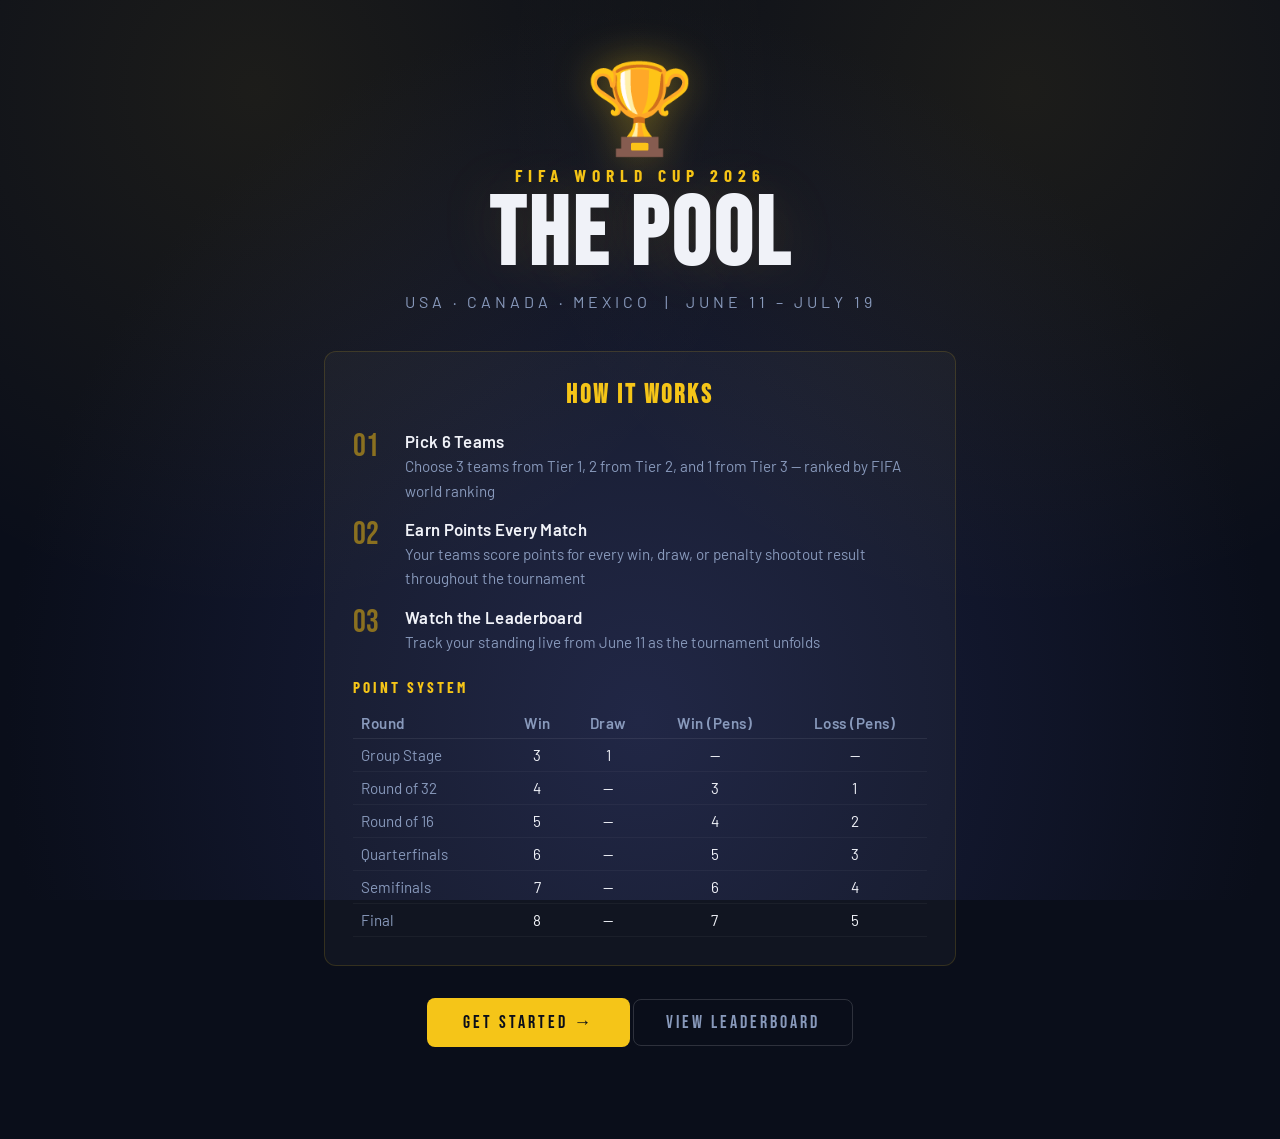
<file: index (5).html>
<!DOCTYPE html>
<html lang="en">
<head>
  <meta charset="UTF-8"/>
  <meta name="viewport" content="width=device-width, initial-scale=1.0"/>
  <title>World Cup 2026 Pool</title>
  <link rel="preconnect" href="https://fonts.googleapis.com"/>
  <link href="https://fonts.googleapis.com/css2?family=Bebas+Neue&family=Barlow+Condensed:wght@400;600;700&family=Barlow:wght@300;400;500&display=swap" rel="stylesheet"/>
  <link rel="stylesheet" href="style.css"/>
</head>
<body>

<!-- ═══════════════════════════════════════════════ LANDING PAGE ═══ -->
<div id="page-landing" class="page active">
  <div class="landing-bg">
    <div class="stadium-lights"></div>

  </div>
  <div class="landing-content">
    <div class="trophy-icon">🏆</div>
    <div class="tournament-label">FIFA WORLD CUP 2026</div>
    <h1 class="landing-title">THE POOL</h1>
    <p class="landing-sub">USA · CANADA · MEXICO &nbsp;|&nbsp; JUNE 11 – JULY 19</p>
    <div class="rules-card">
      <h3>HOW IT WORKS</h3>
      <div class="rules-grid">
        <div class="rule-item">
          <span class="rule-num">01</span>
          <div>
            <strong>Pick 6 Teams</strong>
            <p>Choose 3 teams from Tier 1, 2 from Tier 2, and 1 from Tier 3 — ranked by FIFA world ranking</p>
          </div>
        </div>
        <div class="rule-item">
          <span class="rule-num">02</span>
          <div>
            <strong>Earn Points Every Match</strong>
            <p>Your teams score points for every win, draw, or penalty shootout result throughout the tournament</p>
          </div>
        </div>
        <div class="rule-item">
          <span class="rule-num">03</span>
          <div>
            <strong>Watch the Leaderboard</strong>
            <p>Track your standing live from June 11 as the tournament unfolds</p>
          </div>
        </div>
      </div>
      <div class="scoring-table-wrap">
        <h4>POINT SYSTEM</h4>
        <table class="scoring-table">
          <thead>
            <tr><th>Round</th><th>Win</th><th>Draw</th><th>Win (Pens)</th><th>Loss (Pens)</th></tr>
          </thead>
          <tbody>
            <tr><td>Group Stage</td><td>3</td><td>1</td><td>—</td><td>—</td></tr>
            <tr><td>Round of 32</td><td>4</td><td>—</td><td>3</td><td>1</td></tr>
            <tr><td>Round of 16</td><td>5</td><td>—</td><td>4</td><td>2</td></tr>
            <tr><td>Quarterfinals</td><td>6</td><td>—</td><td>5</td><td>3</td></tr>
            <tr><td>Semifinals</td><td>7</td><td>—</td><td>6</td><td>4</td></tr>
            <tr><td>Final</td><td>8</td><td>—</td><td>7</td><td>5</td></tr>
          </tbody>
        </table>
      </div>
    </div>
    <div id="landing-actions">
      <button class="btn-primary" id="btn-get-started" onclick="goTo('page-register')">GET STARTED →</button>
      <button class="btn-ghost" onclick="goTo('page-leaderboard')">VIEW LEADERBOARD</button>
    </div>
  </div>
</div>

<!-- ═══════════════════════════════════════════════ REGISTRATION ═══ -->
<div id="page-register" class="page">
  <div class="page-header">
    <button class="back-btn" onclick="goTo('page-landing')">← BACK</button>
    <div class="step-indicator">
      <span class="step active" data-step="1">1</span>
      <span class="step-line"></span>
      <span class="step" data-step="2">2</span>
      <span class="step-line"></span>
      <span class="step" data-step="3">3</span>
      <span class="step-line"></span>
      <span class="step" data-step="4">4</span>
    </div>
    <div style="width:60px"></div>
  </div>
  <div class="form-container">
    <div class="form-header">
      <span class="form-label">STEP 1 OF 4</span>
      <h2>YOUR INFO</h2>
    </div>
    <div class="form-body">
      <div class="field-group">
        <label>DISPLAY NAME *</label>
        <input type="text" id="reg-name" placeholder="How you'll appear on the leaderboard" maxlength="30"/>
      </div>
      <div class="field-group">
        <label>EMAIL *</label>
        <input type="email" id="reg-email" placeholder="For updates and results"/>
      </div>
      <p class="form-note">Your name and picks will be visible to all pool participants on the leaderboard.</p>
    </div>
    <button class="btn-primary full" onclick="registerStep1()">CONTINUE TO TIER 1 →</button>
  </div>
</div>

<!-- ═══════════════════════════════════════════════ TIER 1 PICK ═══ -->
<div id="page-tier1" class="page">
  <div class="page-header">
    <button class="back-btn" onclick="goTo('page-register')">← BACK</button>
    <div class="step-indicator">
      <span class="step done" data-step="1">✓</span>
      <span class="step-line filled"></span>
      <span class="step active" data-step="2">2</span>
      <span class="step-line"></span>
      <span class="step" data-step="3">3</span>
      <span class="step-line"></span>
      <span class="step" data-step="4">4</span>
    </div>
    <div style="width:60px"></div>
  </div>
  <div class="tier-container">
    <div class="tier-header tier1-header">
      <div class="tier-badge">TIER 1</div>
      <h2>THE FAVORITES</h2>
      <p>FIFA Rankings #1–16 · Choose <strong>3 teams</strong></p>
    </div>
    <div class="teams-grid" id="grid-tier1"></div>
    <div class="pick-status" id="status-tier1">Select 2 teams</div>
    <button class="btn-primary full" id="btn-tier1" onclick="goTier2()" disabled>CONTINUE TO TIER 2 →</button>
  </div>
</div>

<!-- ═══════════════════════════════════════════════ TIER 2 PICK ═══ -->
<div id="page-tier2" class="page">
  <div class="page-header">
    <button class="back-btn" onclick="goTo('page-tier1')">← BACK</button>
    <div class="step-indicator">
      <span class="step done" data-step="1">✓</span>
      <span class="step-line filled"></span>
      <span class="step done" data-step="2">✓</span>
      <span class="step-line filled"></span>
      <span class="step active" data-step="3">3</span>
      <span class="step-line"></span>
      <span class="step" data-step="4">4</span>
    </div>
    <div style="width:60px"></div>
  </div>
  <div class="tier-container">
    <div class="tier-header tier2-header">
      <div class="tier-badge">TIER 2</div>
      <h2>THE CONTENDERS</h2>
      <p>FIFA Rankings #17–32 · Choose <strong>2 teams</strong></p>
    </div>
    <div class="teams-grid" id="grid-tier2"></div>
    <div class="pick-status" id="status-tier2">Select 2 teams</div>
    <button class="btn-primary full" id="btn-tier2" onclick="goTier3()" disabled>CONTINUE TO TIER 3 →</button>
  </div>
</div>

<!-- ═══════════════════════════════════════════════ TIER 3 PICK ═══ -->
<div id="page-tier3" class="page">
  <div class="page-header">
    <button class="back-btn" onclick="goTo('page-tier2')">← BACK</button>
    <div class="step-indicator">
      <span class="step done" data-step="1">✓</span>
      <span class="step-line filled"></span>
      <span class="step done" data-step="2">✓</span>
      <span class="step-line filled"></span>
      <span class="step done" data-step="3">✓</span>
      <span class="step-line filled"></span>
      <span class="step active" data-step="4">4</span>
    </div>
    <div style="width:60px"></div>
  </div>
  <div class="tier-container">
    <div class="tier-header tier3-header">
      <div class="tier-badge">TIER 3</div>
      <h2>THE UNDERDOGS</h2>
      <p>FIFA Rankings #33–48 · Choose <strong>1 team</strong></p>
    </div>
    <div class="teams-grid" id="grid-tier3"></div>
    <div class="pick-status" id="status-tier3">Select 2 teams</div>
    <button class="btn-primary full" id="btn-tier3" onclick="showConfirm()" disabled>REVIEW MY PICKS →</button>
  </div>
</div>

<!-- ═══════════════════════════════════════════════ CONFIRM ═══ -->
<div id="page-confirm" class="page">
  <div class="page-header">
    <button class="back-btn" onclick="goTo('page-tier3')">← BACK</button>
    <div class="confirm-title-area"><h2>CONFIRM YOUR PICKS</h2></div>
    <div style="width:60px"></div>
  </div>
  <div class="confirm-container">
    <div class="confirm-name-badge" id="confirm-name-badge"></div>
    <div class="confirm-picks" id="confirm-picks-display"></div>
    <p class="confirm-note">Once submitted, picks are locked until kickoff on June 11. Good luck!</p>
    <button class="btn-primary full" onclick="submitPicks()">SUBMIT MY PICKS →</button>
  </div>
</div>

<!-- ═══════════════════════════════════════════════ DASHBOARD ═══ -->
<div id="page-leaderboard" class="page">
  <div class="page-header">
    <button class="back-btn" onclick="goTo('page-landing')">← BACK</button>
    <h2 style="font-family:'Bebas Neue',sans-serif;font-size:1.8rem;color:var(--gold);letter-spacing:2px;">THE POOL</h2>
    <button class="admin-link" onclick="goTo('page-admin')">ADMIN</button>
  </div>

  <!-- Welcome banner (shown after submission) -->
  <div class="welcome-banner hidden" id="welcome-banner">
    <span class="welcome-icon">⚽</span>
    <span id="welcome-text">You're in! Good luck.</span>
  </div>

  <!-- Tournament status -->
  <div class="tourney-status" id="tourney-status-bar"></div>

  <!-- Tabs -->
  <div class="dashboard-tabs">
    <button class="dash-tab active" data-tab="standings" onclick="switchTab('standings')">STANDINGS</button>
    <button class="dash-tab" data-tab="picks" onclick="switchTab('picks')">PICKS</button>
    <button class="dash-tab" data-tab="rules" onclick="switchTab('rules')">RULES</button>
  </div>

  <!-- STANDINGS TAB -->
  <div class="tab-panel active" id="tab-standings">
    <div class="dashboard-container" id="leaderboard-table-wrap">
      <div class="loading-msg">Loading entries…</div>
    </div>
  </div>

  <!-- PICKS TAB -->
  <div class="tab-panel hidden" id="tab-picks">
    <div class="dashboard-container" id="picks-grid">
      <div class="loading-msg">Loading picks…</div>
    </div>
  </div>

  <!-- RULES TAB -->
  <div class="tab-panel hidden" id="tab-rules">
    <div class="dashboard-container">
      <div class="rules-card" style="max-width:640px;margin:0 auto;">
        <h3>HOW IT WORKS</h3>
        <div class="rules-grid">
          <div class="rule-item">
            <span class="rule-num">01</span>
            <div>
              <strong>Pick 6 Teams</strong>
              <p>Choose 3 teams from Tier 1, 2 from Tier 2, and 1 from Tier 3 — ranked by FIFA world ranking</p>
            </div>
          </div>
          <div class="rule-item">
            <span class="rule-num">02</span>
            <div>
              <strong>Earn Points Every Match</strong>
              <p>Your teams score points for every win, draw, or penalty shootout result throughout the tournament</p>
            </div>
          </div>
          <div class="rule-item">
            <span class="rule-num">03</span>
            <div>
              <strong>Watch the Leaderboard</strong>
              <p>Track your standing live from June 11 as the tournament unfolds</p>
            </div>
          </div>
        </div>
        <div class="scoring-table-wrap">
          <h4>POINT SYSTEM</h4>
          <table class="scoring-table">
            <thead>
              <tr><th>Round</th><th>Win</th><th>Draw</th><th>Win (Pens)</th><th>Loss (Pens)</th></tr>
            </thead>
            <tbody>
              <tr><td>Group Stage</td><td>3</td><td>1</td><td>—</td><td>—</td></tr>
              <tr><td>Round of 32</td><td>4</td><td>—</td><td>3</td><td>1</td></tr>
              <tr><td>Round of 16</td><td>5</td><td>—</td><td>4</td><td>2</td></tr>
              <tr><td>Quarterfinals</td><td>6</td><td>—</td><td>5</td><td>3</td></tr>
              <tr><td>Semifinals</td><td>7</td><td>—</td><td>6</td><td>4</td></tr>
              <tr><td>Final</td><td>8</td><td>—</td><td>7</td><td>5</td></tr>
            </tbody>
          </table>
        </div>
        <div class="tier-rules">
          <h4>THE TIERS</h4>
          <div class="tier-rule-row">
            <span class="tier-badge" style="background:rgba(245,197,24,0.15);color:var(--tier1)">TIER 1</span>
            <span>FIFA Rankings #1–16 · Pick <strong>3 teams</strong></span>
          </div>
          <div class="tier-rule-row">
            <span class="tier-badge" style="background:rgba(192,192,192,0.15);color:var(--tier2)">TIER 2</span>
            <span>FIFA Rankings #17–32 · Pick <strong>2 teams</strong></span>
          </div>
          <div class="tier-rule-row">
            <span class="tier-badge" style="background:rgba(205,127,50,0.15);color:var(--tier3)">TIER 3</span>
            <span>FIFA Rankings #33–48 · Pick <strong>1 team</strong></span>
          </div>
        </div>
      </div>
    </div>
  </div>
</div>

<!-- ═══════════════════════════════════════════════ ADMIN ═══ -->
<div id="page-admin" class="page">
  <div class="page-header">
    <button class="back-btn" onclick="goTo('page-leaderboard')">← BACK</button>
    <h2 style="font-family:'Bebas Neue',sans-serif;font-size:1.8rem;color:var(--gold);">ADMIN PANEL</h2>
    <div style="width:60px"></div>
  </div>
  <div class="admin-container">
    <div class="admin-lock" id="admin-lock">
      <h3>ADMIN ACCESS</h3>
      <input type="password" id="admin-pw" placeholder="Enter admin password"/>
      <button class="btn-primary" onclick="unlockAdmin()">UNLOCK</button>
      <p class="form-note">Contact the pool organizer for the admin password.</p>
    </div>
    <div class="admin-panel hidden" id="admin-panel">
      <h3>ENTER MATCH RESULT</h3>
      <div class="admin-form">
        <div class="field-group">
          <label>ROUND</label>
          <select id="a-round">
            <option value="group">Group Stage</option>
            <option value="r32">Round of 32</option>
            <option value="r16">Round of 16</option>
            <option value="qf">Quarterfinals</option>
            <option value="sf">Semifinals</option>
            <option value="final">Final</option>
          </select>
        </div>
        <div class="field-group">
          <label>TEAM 1</label>
          <select id="a-team1"></select>
        </div>
        <div class="field-group">
          <label>TEAM 2</label>
          <select id="a-team2"></select>
        </div>
        <div class="field-group">
          <label>RESULT</label>
          <select id="a-result">
            <option value="team1_win">Team 1 Wins</option>
            <option value="draw">Draw (Group Stage)</option>
            <option value="team2_win">Team 2 Wins</option>
            <option value="team1_pens">Team 1 Wins on Penalties</option>
            <option value="team2_pens">Team 2 Wins on Penalties</option>
          </select>
        </div>
        <button class="btn-primary full" onclick="submitResult()">LOG RESULT</button>
      </div>
      <div class="admin-results-list">
        <h3>LOGGED RESULTS</h3>
        <div id="results-log"></div>
        <button class="btn-ghost small" onclick="clearResults()">CLEAR ALL RESULTS</button>
      </div>
    </div>
  </div>
</div>

<script src="app.js"></script>
</body>
</html>
</file>
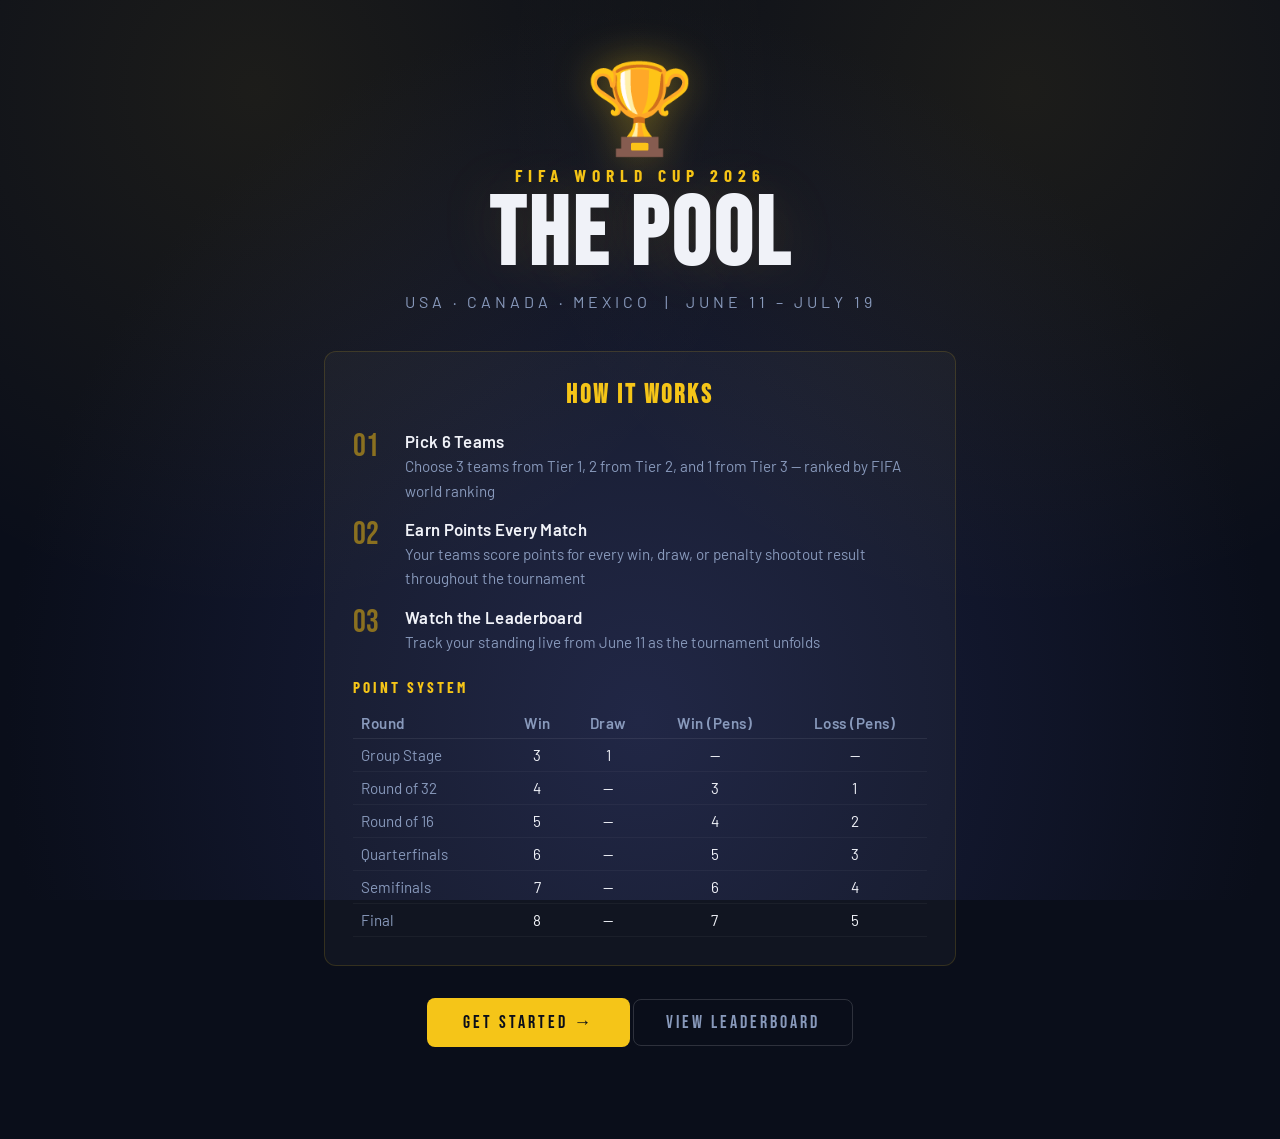
<file: index (6).html>
<!DOCTYPE html>
<html lang="en">
<head>
  <meta charset="UTF-8"/>
  <meta name="viewport" content="width=device-width, initial-scale=1.0"/>
  <title>World Cup 2026 Pool</title>
  <link rel="preconnect" href="https://fonts.googleapis.com"/>
  <link href="https://fonts.googleapis.com/css2?family=Bebas+Neue&family=Barlow+Condensed:wght@400;600;700&family=Barlow:wght@300;400;500&display=swap" rel="stylesheet"/>
  <link rel="stylesheet" href="style.css"/>
</head>
<body>

<!-- ═══════════════════════════════════════════════ LANDING PAGE ═══ -->
<div id="page-landing" class="page active">
  <div class="landing-bg">
    <div class="stadium-lights"></div>

  </div>
  <div class="landing-content">
    <div class="trophy-icon">🏆</div>
    <div class="tournament-label">FIFA WORLD CUP 2026</div>
    <h1 class="landing-title">THE POOL</h1>
    <p class="landing-sub">USA · CANADA · MEXICO &nbsp;|&nbsp; JUNE 11 – JULY 19</p>
    <div class="rules-card">
      <h3>HOW IT WORKS</h3>
      <div class="rules-grid">
        <div class="rule-item">
          <span class="rule-num">01</span>
          <div>
            <strong>Pick 6 Teams</strong>
            <p>Choose 3 teams from Tier 1, 2 from Tier 2, and 1 from Tier 3 — ranked by FIFA world ranking</p>
          </div>
        </div>
        <div class="rule-item">
          <span class="rule-num">02</span>
          <div>
            <strong>Earn Points Every Match</strong>
            <p>Your teams score points for every win, draw, or penalty shootout result throughout the tournament</p>
          </div>
        </div>
        <div class="rule-item">
          <span class="rule-num">03</span>
          <div>
            <strong>Watch the Leaderboard</strong>
            <p>Track your standing live from June 11 as the tournament unfolds</p>
          </div>
        </div>
      </div>
      <div class="scoring-table-wrap">
        <h4>POINT SYSTEM</h4>
        <table class="scoring-table">
          <thead>
            <tr><th>Round</th><th>Win</th><th>Draw</th><th>Win (Pens)</th><th>Loss (Pens)</th></tr>
          </thead>
          <tbody>
            <tr><td>Group Stage</td><td>3</td><td>1</td><td>—</td><td>—</td></tr>
            <tr><td>Round of 32</td><td>4</td><td>—</td><td>3</td><td>1</td></tr>
            <tr><td>Round of 16</td><td>5</td><td>—</td><td>4</td><td>2</td></tr>
            <tr><td>Quarterfinals</td><td>6</td><td>—</td><td>5</td><td>3</td></tr>
            <tr><td>Semifinals</td><td>7</td><td>—</td><td>6</td><td>4</td></tr>
            <tr><td>Final</td><td>8</td><td>—</td><td>7</td><td>5</td></tr>
          </tbody>
        </table>
      </div>
    </div>
    <div id="landing-actions">
      <button class="btn-primary" id="btn-get-started" onclick="goTo('page-register')">GET STARTED →</button>
      <button class="btn-ghost" onclick="goTo('page-leaderboard')">VIEW LEADERBOARD</button>
    </div>
  </div>
</div>

<!-- ═══════════════════════════════════════════════ REGISTRATION ═══ -->
<div id="page-register" class="page">
  <div class="page-header">
    <button class="back-btn" onclick="goTo('page-landing')">← BACK</button>
    <div class="step-indicator">
      <span class="step active" data-step="1">1</span>
      <span class="step-line"></span>
      <span class="step" data-step="2">2</span>
      <span class="step-line"></span>
      <span class="step" data-step="3">3</span>
      <span class="step-line"></span>
      <span class="step" data-step="4">4</span>
    </div>
    <div style="width:60px"></div>
  </div>
  <div class="form-container">
    <div class="form-header">
      <span class="form-label">STEP 1 OF 4</span>
      <h2>YOUR INFO</h2>
    </div>
    <div class="form-body">
      <div class="field-group">
        <label>DISPLAY NAME *</label>
        <input type="text" id="reg-name" placeholder="How you'll appear on the leaderboard" maxlength="30"/>
      </div>
      <div class="field-group">
        <label>EMAIL *</label>
        <input type="email" id="reg-email" placeholder="For updates and results"/>
      </div>
      <p class="form-note">Your name and picks will be visible to all pool participants on the leaderboard.</p>
    </div>
    <button class="btn-primary full" onclick="registerStep1()">CONTINUE TO TIER 1 →</button>
  </div>
</div>

<!-- ═══════════════════════════════════════════════ TIER 1 PICK ═══ -->
<div id="page-tier1" class="page">
  <div class="page-header">
    <button class="back-btn" onclick="goTo('page-register')">← BACK</button>
    <div class="step-indicator">
      <span class="step done" data-step="1">✓</span>
      <span class="step-line filled"></span>
      <span class="step active" data-step="2">2</span>
      <span class="step-line"></span>
      <span class="step" data-step="3">3</span>
      <span class="step-line"></span>
      <span class="step" data-step="4">4</span>
    </div>
    <div style="width:60px"></div>
  </div>
  <div class="tier-container">
    <div class="tier-header tier1-header">
      <div class="tier-badge">TIER 1</div>
      <h2>THE FAVORITES</h2>
      <p>FIFA Rankings #1–16 · Choose <strong>3 teams</strong></p>
    </div>
    <div class="teams-grid" id="grid-tier1"></div>
    <div class="pick-status" id="status-tier1">Select 2 teams</div>
    <button class="btn-primary full" id="btn-tier1" onclick="goTier2()" disabled>CONTINUE TO TIER 2 →</button>
  </div>
</div>

<!-- ═══════════════════════════════════════════════ TIER 2 PICK ═══ -->
<div id="page-tier2" class="page">
  <div class="page-header">
    <button class="back-btn" onclick="goTo('page-tier1')">← BACK</button>
    <div class="step-indicator">
      <span class="step done" data-step="1">✓</span>
      <span class="step-line filled"></span>
      <span class="step done" data-step="2">✓</span>
      <span class="step-line filled"></span>
      <span class="step active" data-step="3">3</span>
      <span class="step-line"></span>
      <span class="step" data-step="4">4</span>
    </div>
    <div style="width:60px"></div>
  </div>
  <div class="tier-container">
    <div class="tier-header tier2-header">
      <div class="tier-badge">TIER 2</div>
      <h2>THE CONTENDERS</h2>
      <p>FIFA Rankings #17–32 · Choose <strong>2 teams</strong></p>
    </div>
    <div class="teams-grid" id="grid-tier2"></div>
    <div class="pick-status" id="status-tier2">Select 2 teams</div>
    <button class="btn-primary full" id="btn-tier2" onclick="goTier3()" disabled>CONTINUE TO TIER 3 →</button>
  </div>
</div>

<!-- ═══════════════════════════════════════════════ TIER 3 PICK ═══ -->
<div id="page-tier3" class="page">
  <div class="page-header">
    <button class="back-btn" onclick="goTo('page-tier2')">← BACK</button>
    <div class="step-indicator">
      <span class="step done" data-step="1">✓</span>
      <span class="step-line filled"></span>
      <span class="step done" data-step="2">✓</span>
      <span class="step-line filled"></span>
      <span class="step done" data-step="3">✓</span>
      <span class="step-line filled"></span>
      <span class="step active" data-step="4">4</span>
    </div>
    <div style="width:60px"></div>
  </div>
  <div class="tier-container">
    <div class="tier-header tier3-header">
      <div class="tier-badge">TIER 3</div>
      <h2>THE UNDERDOGS</h2>
      <p>FIFA Rankings #33–48 · Choose <strong>1 team</strong></p>
    </div>
    <div class="teams-grid" id="grid-tier3"></div>
    <div class="pick-status" id="status-tier3">Select 2 teams</div>
    <button class="btn-primary full" id="btn-tier3" onclick="showConfirm()" disabled>REVIEW MY PICKS →</button>
  </div>
</div>

<!-- ═══════════════════════════════════════════════ CONFIRM ═══ -->
<div id="page-confirm" class="page">
  <div class="page-header">
    <button class="back-btn" onclick="goTo('page-tier3')">← BACK</button>
    <div class="confirm-title-area"><h2>CONFIRM YOUR PICKS</h2></div>
    <div style="width:60px"></div>
  </div>
  <div class="confirm-container">
    <div class="confirm-name-badge" id="confirm-name-badge"></div>
    <div class="confirm-picks" id="confirm-picks-display"></div>
    <p class="confirm-note">Once submitted, picks are locked until kickoff on June 11. Good luck!</p>
    <button class="btn-primary full" onclick="submitPicks()">SUBMIT MY PICKS →</button>
  </div>
</div>

<!-- ═══════════════════════════════════════════════ DASHBOARD ═══ -->
<div id="page-leaderboard" class="page">
  <div class="page-header">
    <button class="back-btn" onclick="goTo('page-landing')">← BACK</button>
    <h2 style="font-family:'Bebas Neue',sans-serif;font-size:1.8rem;color:var(--gold);letter-spacing:2px;">THE POOL</h2>
    <button class="admin-link" onclick="goTo('page-admin')">ADMIN</button>
  </div>

  <!-- Welcome banner (shown after submission) -->
  <div class="welcome-banner hidden" id="welcome-banner">
    <span class="welcome-icon">⚽</span>
    <span id="welcome-text">You're in! Good luck.</span>
  </div>


  <!-- Tabs -->
  <div class="dashboard-tabs">
    <button class="dash-tab active" data-tab="standings" onclick="switchTab('standings')">STANDINGS</button>
    <button class="dash-tab" id="tab-btn-picks" data-tab="picks" onclick="switchTab('picks')" style="display:none">PICKS</button>
    <button class="dash-tab" data-tab="rules" onclick="switchTab('rules')">RULES</button>
  </div>

  <!-- STANDINGS TAB -->
  <div class="tab-panel active" id="tab-standings">
    <div class="dashboard-container" id="leaderboard-table-wrap">
      <div class="loading-msg">Loading entries…</div>
    </div>
  </div>

  <!-- PICKS TAB -->
  <div class="tab-panel hidden" id="tab-picks">
    <div class="dashboard-container" id="picks-grid">
      <div class="loading-msg">Loading picks…</div>
    </div>
  </div>

  <!-- RULES TAB -->
  <div class="tab-panel hidden" id="tab-rules">
    <div class="dashboard-container">
      <div class="rules-card" style="max-width:640px;margin:0 auto;">
        <h3>HOW IT WORKS</h3>
        <div class="rules-grid">
          <div class="rule-item">
            <span class="rule-num">01</span>
            <div>
              <strong>Pick 6 Teams</strong>
              <p>Choose 3 teams from Tier 1, 2 from Tier 2, and 1 from Tier 3 — ranked by FIFA world ranking</p>
            </div>
          </div>
          <div class="rule-item">
            <span class="rule-num">02</span>
            <div>
              <strong>Earn Points Every Match</strong>
              <p>Your teams score points for every win, draw, or penalty shootout result throughout the tournament</p>
            </div>
          </div>
          <div class="rule-item">
            <span class="rule-num">03</span>
            <div>
              <strong>Watch the Leaderboard</strong>
              <p>Track your standing live from June 11 as the tournament unfolds</p>
            </div>
          </div>
        </div>
        <div class="scoring-table-wrap">
          <h4>POINT SYSTEM</h4>
          <table class="scoring-table">
            <thead>
              <tr><th>Round</th><th>Win</th><th>Draw</th><th>Win (Pens)</th><th>Loss (Pens)</th></tr>
            </thead>
            <tbody>
              <tr><td>Group Stage</td><td>3</td><td>1</td><td>—</td><td>—</td></tr>
              <tr><td>Round of 32</td><td>4</td><td>—</td><td>3</td><td>1</td></tr>
              <tr><td>Round of 16</td><td>5</td><td>—</td><td>4</td><td>2</td></tr>
              <tr><td>Quarterfinals</td><td>6</td><td>—</td><td>5</td><td>3</td></tr>
              <tr><td>Semifinals</td><td>7</td><td>—</td><td>6</td><td>4</td></tr>
              <tr><td>Final</td><td>8</td><td>—</td><td>7</td><td>5</td></tr>
            </tbody>
          </table>
        </div>
        <div class="tier-rules">
          <h4>THE TIERS</h4>
          <div class="tier-rule-row">
            <span class="tier-badge" style="background:rgba(245,197,24,0.15);color:var(--tier1)">TIER 1</span>
            <span>FIFA Rankings #1–16 · Pick <strong>3 teams</strong></span>
          </div>
          <div class="tier-rule-row">
            <span class="tier-badge" style="background:rgba(192,192,192,0.15);color:var(--tier2)">TIER 2</span>
            <span>FIFA Rankings #17–32 · Pick <strong>2 teams</strong></span>
          </div>
          <div class="tier-rule-row">
            <span class="tier-badge" style="background:rgba(205,127,50,0.15);color:var(--tier3)">TIER 3</span>
            <span>FIFA Rankings #33–48 · Pick <strong>1 team</strong></span>
          </div>
        </div>
      </div>
    </div>
  </div>
</div>

<!-- ═══════════════════════════════════════════════ ADMIN ═══ -->
<div id="page-admin" class="page">
  <div class="page-header">
    <button class="back-btn" onclick="goTo('page-leaderboard')">← BACK</button>
    <h2 style="font-family:'Bebas Neue',sans-serif;font-size:1.8rem;color:var(--gold);">ADMIN PANEL</h2>
    <div style="width:60px"></div>
  </div>
  <div class="admin-container">
    <div class="admin-lock" id="admin-lock">
      <h3>ADMIN ACCESS</h3>
      <input type="password" id="admin-pw" placeholder="Enter admin password"/>
      <button class="btn-primary" onclick="unlockAdmin()">UNLOCK</button>
      <p class="form-note">Contact the pool organizer for the admin password.</p>
    </div>
    <div class="admin-panel hidden" id="admin-panel">
      <h3>ENTER MATCH RESULT</h3>
      <div class="admin-form">
        <div class="field-group">
          <label>ROUND</label>
          <select id="a-round">
            <option value="group">Group Stage</option>
            <option value="r32">Round of 32</option>
            <option value="r16">Round of 16</option>
            <option value="qf">Quarterfinals</option>
            <option value="sf">Semifinals</option>
            <option value="final">Final</option>
          </select>
        </div>
        <div class="field-group">
          <label>TEAM 1</label>
          <select id="a-team1"></select>
        </div>
        <div class="field-group">
          <label>TEAM 2</label>
          <select id="a-team2"></select>
        </div>
        <div class="field-group">
          <label>RESULT</label>
          <select id="a-result">
            <option value="team1_win">Team 1 Wins</option>
            <option value="draw">Draw (Group Stage)</option>
            <option value="team2_win">Team 2 Wins</option>
            <option value="team1_pens">Team 1 Wins on Penalties</option>
            <option value="team2_pens">Team 2 Wins on Penalties</option>
          </select>
        </div>
        <button class="btn-primary full" onclick="submitResult()">LOG RESULT</button>
      </div>
      <div class="admin-results-list">
        <h3>LOGGED RESULTS</h3>
        <div id="results-log"></div>
        <button class="btn-ghost small" onclick="clearResults()">CLEAR ALL RESULTS</button>
      </div>
    </div>
  </div>
</div>

<script src="app.js"></script>
</body>
</html>
</file>
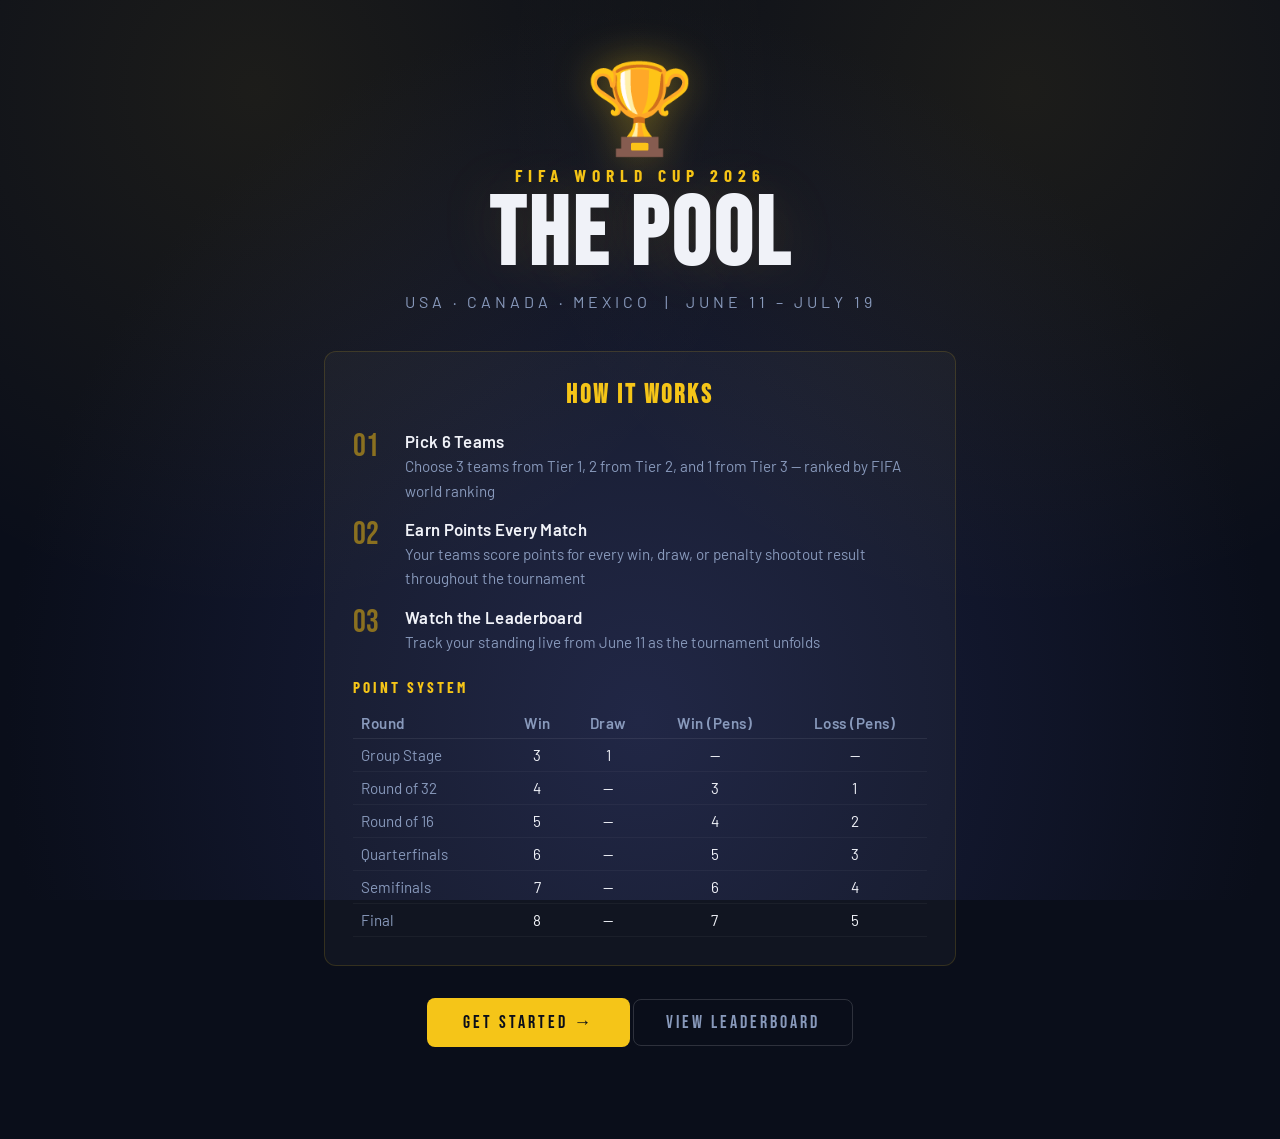
<file: index (7).html>
<!DOCTYPE html>
<html lang="en">
<head>
  <meta charset="UTF-8"/>
  <meta name="viewport" content="width=device-width, initial-scale=1.0"/>
  <title>World Cup 2026 Pool</title>
  <link rel="preconnect" href="https://fonts.googleapis.com"/>
  <link href="https://fonts.googleapis.com/css2?family=Bebas+Neue&family=Barlow+Condensed:wght@400;600;700&family=Barlow:wght@300;400;500&display=swap" rel="stylesheet"/>
  <link rel="stylesheet" href="style.css"/>
</head>
<body>

<!-- ═══════════════════════════════════════════════ LANDING PAGE ═══ -->
<div id="page-landing" class="page active">
  <div class="landing-bg">
    <div class="stadium-lights"></div>

  </div>
  <div class="landing-content">
    <div class="trophy-icon">🏆</div>
    <div class="tournament-label">FIFA WORLD CUP 2026</div>
    <h1 class="landing-title">THE POOL</h1>
    <p class="landing-sub">USA · CANADA · MEXICO &nbsp;|&nbsp; JUNE 11 – JULY 19</p>
    <div class="rules-card">
      <h3>HOW IT WORKS</h3>
      <div class="rules-grid">
        <div class="rule-item">
          <span class="rule-num">01</span>
          <div>
            <strong>Pick 6 Teams</strong>
            <p>Choose 3 teams from Tier 1, 2 from Tier 2, and 1 from Tier 3 — ranked by FIFA world ranking</p>
          </div>
        </div>
        <div class="rule-item">
          <span class="rule-num">02</span>
          <div>
            <strong>Earn Points Every Match</strong>
            <p>Your teams score points for every win, draw, or penalty shootout result throughout the tournament</p>
          </div>
        </div>
        <div class="rule-item">
          <span class="rule-num">03</span>
          <div>
            <strong>Watch the Leaderboard</strong>
            <p>Track your standing live from June 11 as the tournament unfolds</p>
          </div>
        </div>
      </div>
      <div class="scoring-table-wrap">
        <h4>POINT SYSTEM</h4>
        <table class="scoring-table">
          <thead>
            <tr><th>Round</th><th>Win</th><th>Draw</th><th>Win (Pens)</th><th>Loss (Pens)</th></tr>
          </thead>
          <tbody>
            <tr><td>Group Stage</td><td>3</td><td>1</td><td>—</td><td>—</td></tr>
            <tr><td>Round of 32</td><td>4</td><td>—</td><td>3</td><td>1</td></tr>
            <tr><td>Round of 16</td><td>5</td><td>—</td><td>4</td><td>2</td></tr>
            <tr><td>Quarterfinals</td><td>6</td><td>—</td><td>5</td><td>3</td></tr>
            <tr><td>Semifinals</td><td>7</td><td>—</td><td>6</td><td>4</td></tr>
            <tr><td>Final</td><td>8</td><td>—</td><td>7</td><td>5</td></tr>
          </tbody>
        </table>
      </div>
    </div>
    <div id="landing-actions">
      <button class="btn-primary" id="btn-get-started" onclick="goTo('page-register')">GET STARTED →</button>
      <button class="btn-ghost" onclick="goTo('page-leaderboard')">VIEW LEADERBOARD</button>
    </div>
  </div>
</div>

<!-- ═══════════════════════════════════════════════ REGISTRATION ═══ -->
<div id="page-register" class="page">
  <div class="page-header">
    <button class="back-btn" onclick="goTo('page-landing')">← BACK</button>
    <div class="step-indicator">
      <span class="step active" data-step="1">1</span>
      <span class="step-line"></span>
      <span class="step" data-step="2">2</span>
      <span class="step-line"></span>
      <span class="step" data-step="3">3</span>
      <span class="step-line"></span>
      <span class="step" data-step="4">4</span>
    </div>
    <div style="width:60px"></div>
  </div>
  <div class="form-container">
    <div class="form-header">
      <span class="form-label">STEP 1 OF 4</span>
      <h2>YOUR INFO</h2>
    </div>
    <div class="form-body">
      <div class="field-group">
        <label>DISPLAY NAME *</label>
        <input type="text" id="reg-name" placeholder="How you'll appear on the leaderboard" maxlength="30"/>
      </div>
      <div class="field-group">
        <label>EMAIL *</label>
        <input type="email" id="reg-email" placeholder="For updates and results"/>
      </div>
      <p class="form-note">Your name and picks will be visible to all pool participants on the leaderboard.</p>
    </div>
    <button class="btn-primary full" onclick="registerStep1()">CONTINUE TO TIER 1 →</button>
  </div>
</div>

<!-- ═══════════════════════════════════════════════ TIER 1 PICK ═══ -->
<div id="page-tier1" class="page">
  <div class="page-header">
    <button class="back-btn" onclick="goTo('page-register')">← BACK</button>
    <div class="step-indicator">
      <span class="step done" data-step="1">✓</span>
      <span class="step-line filled"></span>
      <span class="step active" data-step="2">2</span>
      <span class="step-line"></span>
      <span class="step" data-step="3">3</span>
      <span class="step-line"></span>
      <span class="step" data-step="4">4</span>
    </div>
    <div style="width:60px"></div>
  </div>
  <div class="tier-container">
    <div class="tier-header tier1-header">
      <div class="tier-badge">TIER 1</div>
      <h2>THE FAVORITES</h2>
      <p>FIFA Rankings #1–16 · Choose <strong>3 teams</strong></p>
    </div>
    <div class="teams-grid" id="grid-tier1"></div>
    <div class="pick-status" id="status-tier1">Select 2 teams</div>
    <button class="btn-primary full" id="btn-tier1" onclick="goTier2()" disabled>CONTINUE TO TIER 2 →</button>
  </div>
</div>

<!-- ═══════════════════════════════════════════════ TIER 2 PICK ═══ -->
<div id="page-tier2" class="page">
  <div class="page-header">
    <button class="back-btn" onclick="goTo('page-tier1')">← BACK</button>
    <div class="step-indicator">
      <span class="step done" data-step="1">✓</span>
      <span class="step-line filled"></span>
      <span class="step done" data-step="2">✓</span>
      <span class="step-line filled"></span>
      <span class="step active" data-step="3">3</span>
      <span class="step-line"></span>
      <span class="step" data-step="4">4</span>
    </div>
    <div style="width:60px"></div>
  </div>
  <div class="tier-container">
    <div class="tier-header tier2-header">
      <div class="tier-badge">TIER 2</div>
      <h2>THE CONTENDERS</h2>
      <p>FIFA Rankings #17–32 · Choose <strong>2 teams</strong></p>
    </div>
    <div class="teams-grid" id="grid-tier2"></div>
    <div class="pick-status" id="status-tier2">Select 2 teams</div>
    <button class="btn-primary full" id="btn-tier2" onclick="goTier3()" disabled>CONTINUE TO TIER 3 →</button>
  </div>
</div>

<!-- ═══════════════════════════════════════════════ TIER 3 PICK ═══ -->
<div id="page-tier3" class="page">
  <div class="page-header">
    <button class="back-btn" onclick="goTo('page-tier2')">← BACK</button>
    <div class="step-indicator">
      <span class="step done" data-step="1">✓</span>
      <span class="step-line filled"></span>
      <span class="step done" data-step="2">✓</span>
      <span class="step-line filled"></span>
      <span class="step done" data-step="3">✓</span>
      <span class="step-line filled"></span>
      <span class="step active" data-step="4">4</span>
    </div>
    <div style="width:60px"></div>
  </div>
  <div class="tier-container">
    <div class="tier-header tier3-header">
      <div class="tier-badge">TIER 3</div>
      <h2>THE UNDERDOGS</h2>
      <p>FIFA Rankings #33–48 · Choose <strong>1 team</strong></p>
    </div>
    <div class="teams-grid" id="grid-tier3"></div>
    <div class="pick-status" id="status-tier3">Select 2 teams</div>
    <button class="btn-primary full" id="btn-tier3" onclick="showConfirm()" disabled>REVIEW MY PICKS →</button>
  </div>
</div>

<!-- ═══════════════════════════════════════════════ CONFIRM ═══ -->
<div id="page-confirm" class="page">
  <div class="page-header">
    <button class="back-btn" onclick="goTo('page-tier3')">← BACK</button>
    <div class="confirm-title-area"><h2>CONFIRM YOUR PICKS</h2></div>
    <div style="width:60px"></div>
  </div>
  <div class="confirm-container">
    <div class="confirm-name-badge" id="confirm-name-badge"></div>
    <div class="confirm-picks" id="confirm-picks-display"></div>
    <p class="confirm-note">Once submitted, picks are locked until kickoff on June 11. Good luck!</p>
    <button class="btn-primary full" onclick="submitPicks()">SUBMIT MY PICKS →</button>
  </div>
</div>

<!-- ═══════════════════════════════════════════════ DASHBOARD ═══ -->
<div id="page-leaderboard" class="page">
  <div class="page-header">
    <button class="back-btn" onclick="goTo('page-landing')">← BACK</button>
    <h2 style="font-family:'Bebas Neue',sans-serif;font-size:1.8rem;color:var(--gold);letter-spacing:2px;">THE POOL</h2>
    <button class="admin-link" onclick="goTo('page-admin')">ADMIN</button>
  </div>

  <!-- Welcome banner (shown after submission) -->
  <div class="welcome-banner hidden" id="welcome-banner">
    <span class="welcome-icon">⚽</span>
    <span id="welcome-text">You're in! Good luck.</span>
  </div>


  <!-- Tabs -->
  <div class="dashboard-tabs">
    <button class="dash-tab active" data-tab="standings" onclick="switchTab('standings')">STANDINGS</button>
    <button class="dash-tab" id="tab-btn-picks" data-tab="picks" onclick="switchTab('picks')" style="display:none">PICKS</button>
    <button class="dash-tab" data-tab="rules" onclick="switchTab('rules')">RULES</button>
  </div>

  <!-- STANDINGS TAB -->
  <div class="tab-panel active" id="tab-standings">
    <div class="dashboard-container" id="leaderboard-table-wrap">
      <div class="loading-msg">Loading entries…</div>
    </div>
  </div>

  <!-- PICKS TAB -->
  <div class="tab-panel hidden" id="tab-picks">
    <div class="dashboard-container" id="picks-grid">
      <div class="loading-msg">Loading picks…</div>
    </div>
  </div>


  <!-- RULES TAB -->
  <div class="tab-panel hidden" id="tab-rules">
    <div class="dashboard-container">
      <div class="rules-card" style="max-width:640px;margin:0 auto;">
        <h3>HOW IT WORKS</h3>
        <div class="rules-grid">
          <div class="rule-item">
            <span class="rule-num">01</span>
            <div>
              <strong>Pick 6 Teams</strong>
              <p>Choose 3 teams from Tier 1, 2 from Tier 2, and 1 from Tier 3 — ranked by FIFA world ranking</p>
            </div>
          </div>
          <div class="rule-item">
            <span class="rule-num">02</span>
            <div>
              <strong>Earn Points Every Match</strong>
              <p>Your teams score points for every win, draw, or penalty shootout result throughout the tournament</p>
            </div>
          </div>
          <div class="rule-item">
            <span class="rule-num">03</span>
            <div>
              <strong>Watch the Leaderboard</strong>
              <p>Track your standing live from June 11 as the tournament unfolds</p>
            </div>
          </div>
        </div>
        <div class="scoring-table-wrap">
          <h4>POINT SYSTEM</h4>
          <table class="scoring-table">
            <thead>
              <tr><th>Round</th><th>Win</th><th>Draw</th><th>Win (Pens)</th><th>Loss (Pens)</th></tr>
            </thead>
            <tbody>
              <tr><td>Group Stage</td><td>3</td><td>1</td><td>—</td><td>—</td></tr>
              <tr><td>Round of 32</td><td>4</td><td>—</td><td>3</td><td>1</td></tr>
              <tr><td>Round of 16</td><td>5</td><td>—</td><td>4</td><td>2</td></tr>
              <tr><td>Quarterfinals</td><td>6</td><td>—</td><td>5</td><td>3</td></tr>
              <tr><td>Semifinals</td><td>7</td><td>—</td><td>6</td><td>4</td></tr>
              <tr><td>Final</td><td>8</td><td>—</td><td>7</td><td>5</td></tr>
            </tbody>
          </table>
        </div>
        <div class="tier-rules">
          <h4>THE TIERS</h4>
          <div class="tier-rule-row">
            <span class="tier-badge" style="background:rgba(245,197,24,0.15);color:var(--tier1)">TIER 1</span>
            <span>FIFA Rankings #1–16 · Pick <strong>3 teams</strong></span>
          </div>
          <div class="tier-rule-row">
            <span class="tier-badge" style="background:rgba(192,192,192,0.15);color:var(--tier2)">TIER 2</span>
            <span>FIFA Rankings #17–32 · Pick <strong>2 teams</strong></span>
          </div>
          <div class="tier-rule-row">
            <span class="tier-badge" style="background:rgba(205,127,50,0.15);color:var(--tier3)">TIER 3</span>
            <span>FIFA Rankings #33–48 · Pick <strong>1 team</strong></span>
          </div>
        </div>
      </div>
    </div>
  </div>
</div>

<!-- ═══════════════════════════════════════════════ ADMIN ═══ -->
<div id="page-admin" class="page">
  <div class="page-header">
    <button class="back-btn" onclick="goTo('page-leaderboard')">← BACK</button>
    <h2 style="font-family:'Bebas Neue',sans-serif;font-size:1.8rem;color:var(--gold);">ADMIN PANEL</h2>
    <div style="width:60px"></div>
  </div>
  <div class="admin-container">
    <div class="admin-lock" id="admin-lock">
      <h3>ADMIN ACCESS</h3>
      <input type="password" id="admin-pw" placeholder="Enter admin password"/>
      <button class="btn-primary" onclick="unlockAdmin()">UNLOCK</button>
      <p class="form-note">Contact the pool organizer for the admin password.</p>
    </div>
    <div class="admin-panel hidden" id="admin-panel">
      <h3>ENTER MATCH RESULT</h3>
      <div class="admin-form">
        <div class="field-group">
          <label>ROUND</label>
          <select id="a-round">
            <option value="group">Group Stage</option>
            <option value="r32">Round of 32</option>
            <option value="r16">Round of 16</option>
            <option value="qf">Quarterfinals</option>
            <option value="sf">Semifinals</option>
            <option value="final">Final</option>
          </select>
        </div>
        <div class="field-group">
          <label>TEAM 1</label>
          <select id="a-team1"></select>
        </div>
        <div class="field-group">
          <label>TEAM 2</label>
          <select id="a-team2"></select>
        </div>
        <div class="field-group">
          <label>RESULT</label>
          <select id="a-result">
            <option value="team1_win">Team 1 Wins</option>
            <option value="draw">Draw (Group Stage)</option>
            <option value="team2_win">Team 2 Wins</option>
            <option value="team1_pens">Team 1 Wins on Penalties</option>
            <option value="team2_pens">Team 2 Wins on Penalties</option>
          </select>
        </div>
        <button class="btn-primary full" onclick="submitResult()">LOG RESULT</button>
      </div>
      <div class="admin-results-list">
        <h3>LOGGED RESULTS</h3>
        <div id="results-log"></div>
        <button class="btn-ghost small" onclick="clearResults()">CLEAR ALL RESULTS</button>
      </div>
    </div>
  </div>
</div>

<script src="app.js"></script>
</body>
</html>
</file>
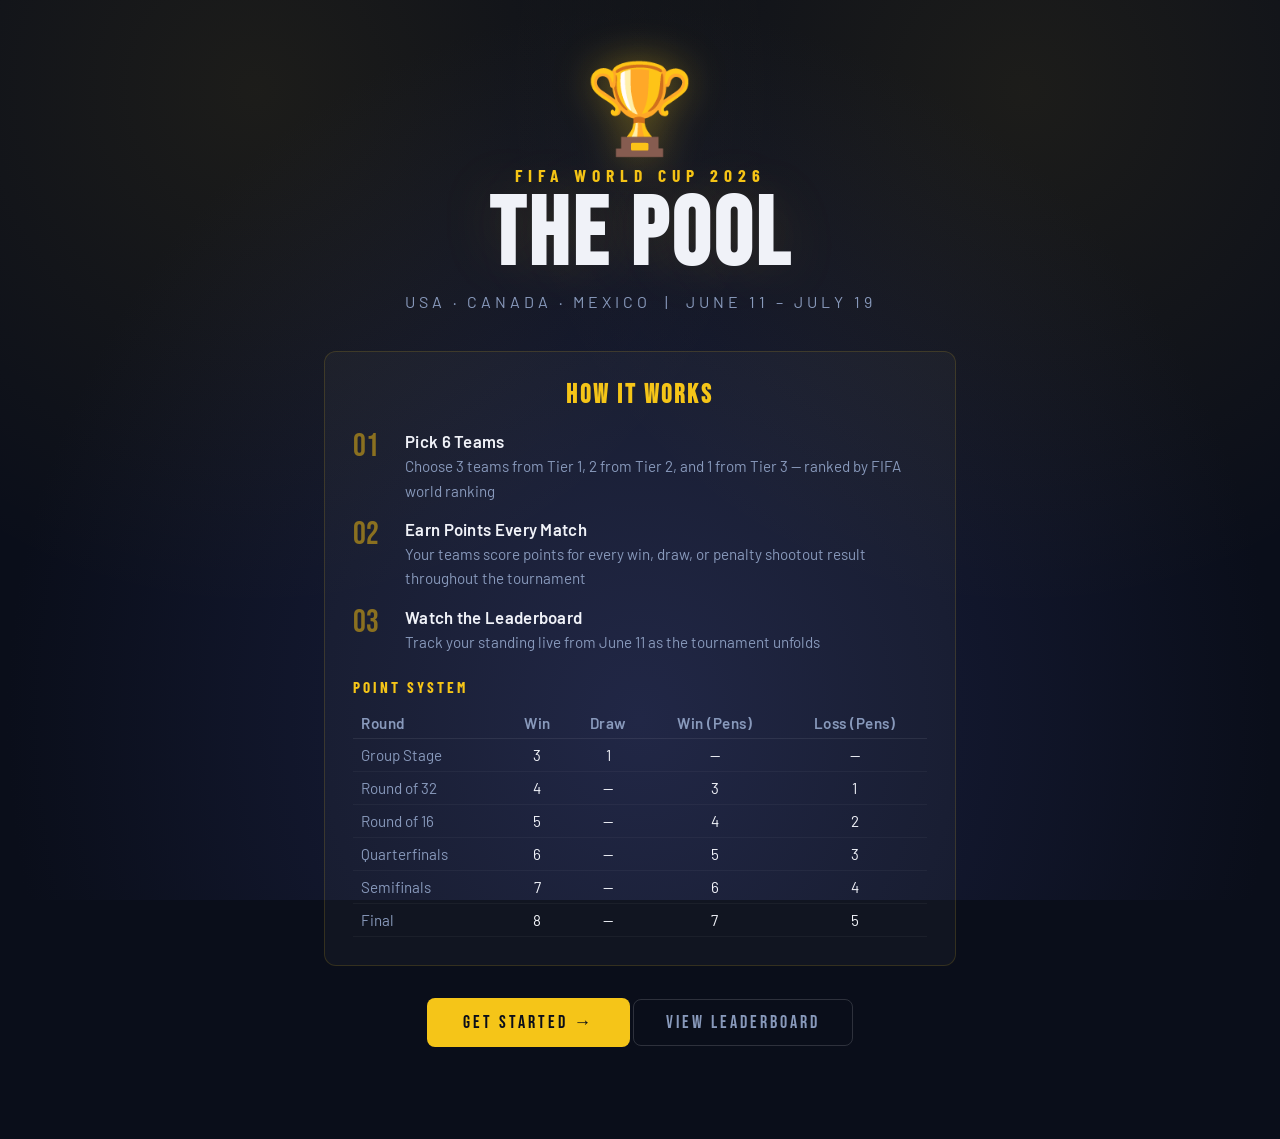
<file: index (8).html>
<!DOCTYPE html>
<html lang="en">
<head>
  <meta charset="UTF-8"/>
  <meta name="viewport" content="width=device-width, initial-scale=1.0"/>
  <title>World Cup 2026 Pool</title>
  <link rel="preconnect" href="https://fonts.googleapis.com"/>
  <link href="https://fonts.googleapis.com/css2?family=Bebas+Neue&family=Barlow+Condensed:wght@400;600;700&family=Barlow:wght@300;400;500&display=swap" rel="stylesheet"/>
  <link rel="stylesheet" href="style.css"/>
</head>
<body>

<!-- ═══════════════════════════════════════════════ LANDING PAGE ═══ -->
<div id="page-landing" class="page active">
  <div class="landing-bg">
    <div class="stadium-lights"></div>

  </div>
  <div class="landing-content">
    <div class="trophy-icon">🏆</div>
    <div class="tournament-label">FIFA WORLD CUP 2026</div>
    <h1 class="landing-title">THE POOL</h1>
    <p class="landing-sub">USA · CANADA · MEXICO &nbsp;|&nbsp; JUNE 11 – JULY 19</p>
    <div class="rules-card">
      <h3>HOW IT WORKS</h3>
      <div class="rules-grid">
        <div class="rule-item">
          <span class="rule-num">01</span>
          <div>
            <strong>Pick 6 Teams</strong>
            <p>Choose 3 teams from Tier 1, 2 from Tier 2, and 1 from Tier 3 — ranked by FIFA world ranking</p>
          </div>
        </div>
        <div class="rule-item">
          <span class="rule-num">02</span>
          <div>
            <strong>Earn Points Every Match</strong>
            <p>Your teams score points for every win, draw, or penalty shootout result throughout the tournament</p>
          </div>
        </div>
        <div class="rule-item">
          <span class="rule-num">03</span>
          <div>
            <strong>Watch the Leaderboard</strong>
            <p>Track your standing live from June 11 as the tournament unfolds</p>
          </div>
        </div>
      </div>
      <div class="scoring-table-wrap">
        <h4>POINT SYSTEM</h4>
        <table class="scoring-table">
          <thead>
            <tr><th>Round</th><th>Win</th><th>Draw</th><th>Win (Pens)</th><th>Loss (Pens)</th></tr>
          </thead>
          <tbody>
            <tr><td>Group Stage</td><td>3</td><td>1</td><td>—</td><td>—</td></tr>
            <tr><td>Round of 32</td><td>4</td><td>—</td><td>3</td><td>1</td></tr>
            <tr><td>Round of 16</td><td>5</td><td>—</td><td>4</td><td>2</td></tr>
            <tr><td>Quarterfinals</td><td>6</td><td>—</td><td>5</td><td>3</td></tr>
            <tr><td>Semifinals</td><td>7</td><td>—</td><td>6</td><td>4</td></tr>
            <tr><td>Final</td><td>8</td><td>—</td><td>7</td><td>5</td></tr>
          </tbody>
        </table>
      </div>
    </div>
    <div id="landing-actions">
      <button class="btn-primary" id="btn-get-started" onclick="goTo('page-register')">GET STARTED →</button>
      <button class="btn-ghost" onclick="goTo('page-leaderboard')">VIEW LEADERBOARD</button>
    </div>
  </div>
</div>

<!-- ═══════════════════════════════════════════════ REGISTRATION ═══ -->
<div id="page-register" class="page">
  <div class="page-header">
    <button class="back-btn" onclick="goTo('page-landing')">← BACK</button>
    <div class="step-indicator">
      <span class="step active" data-step="1">1</span>
      <span class="step-line"></span>
      <span class="step" data-step="2">2</span>
      <span class="step-line"></span>
      <span class="step" data-step="3">3</span>
      <span class="step-line"></span>
      <span class="step" data-step="4">4</span>
    </div>
    <div style="width:60px"></div>
  </div>
  <div class="form-container">
    <div class="form-header">
      <span class="form-label">STEP 1 OF 4</span>
      <h2>YOUR INFO</h2>
    </div>
    <div class="form-body">
      <div class="field-group">
        <label>DISPLAY NAME *</label>
        <input type="text" id="reg-name" placeholder="How you'll appear on the leaderboard" maxlength="30"/>
      </div>
      <div class="field-group">
        <label>EMAIL *</label>
        <input type="email" id="reg-email" placeholder="For updates and results"/>
      </div>
      <p class="form-note">Your name and picks will be visible to all pool participants on the leaderboard.</p>
    </div>
    <button class="btn-primary full" onclick="registerStep1()">CONTINUE TO TIER 1 →</button>
  </div>
</div>

<!-- ═══════════════════════════════════════════════ TIER 1 PICK ═══ -->
<div id="page-tier1" class="page">
  <div class="page-header">
    <button class="back-btn" onclick="goTo('page-register')">← BACK</button>
    <div class="step-indicator">
      <span class="step done" data-step="1">✓</span>
      <span class="step-line filled"></span>
      <span class="step active" data-step="2">2</span>
      <span class="step-line"></span>
      <span class="step" data-step="3">3</span>
      <span class="step-line"></span>
      <span class="step" data-step="4">4</span>
    </div>
    <div style="width:60px"></div>
  </div>
  <div class="tier-container">
    <div class="tier-header tier1-header">
      <div class="tier-badge">TIER 1</div>
      <h2>THE FAVORITES</h2>
      <p>FIFA Rankings #1–16 · Choose <strong>3 teams</strong></p>
    </div>
    <div class="teams-grid" id="grid-tier1"></div>
    <div class="pick-status" id="status-tier1">Select 2 teams</div>
    <button class="btn-primary full" id="btn-tier1" onclick="goTier2()" disabled>CONTINUE TO TIER 2 →</button>
  </div>
</div>

<!-- ═══════════════════════════════════════════════ TIER 2 PICK ═══ -->
<div id="page-tier2" class="page">
  <div class="page-header">
    <button class="back-btn" onclick="goTo('page-tier1')">← BACK</button>
    <div class="step-indicator">
      <span class="step done" data-step="1">✓</span>
      <span class="step-line filled"></span>
      <span class="step done" data-step="2">✓</span>
      <span class="step-line filled"></span>
      <span class="step active" data-step="3">3</span>
      <span class="step-line"></span>
      <span class="step" data-step="4">4</span>
    </div>
    <div style="width:60px"></div>
  </div>
  <div class="tier-container">
    <div class="tier-header tier2-header">
      <div class="tier-badge">TIER 2</div>
      <h2>THE CONTENDERS</h2>
      <p>FIFA Rankings #17–32 · Choose <strong>2 teams</strong></p>
    </div>
    <div class="teams-grid" id="grid-tier2"></div>
    <div class="pick-status" id="status-tier2">Select 2 teams</div>
    <button class="btn-primary full" id="btn-tier2" onclick="goTier3()" disabled>CONTINUE TO TIER 3 →</button>
  </div>
</div>

<!-- ═══════════════════════════════════════════════ TIER 3 PICK ═══ -->
<div id="page-tier3" class="page">
  <div class="page-header">
    <button class="back-btn" onclick="goTo('page-tier2')">← BACK</button>
    <div class="step-indicator">
      <span class="step done" data-step="1">✓</span>
      <span class="step-line filled"></span>
      <span class="step done" data-step="2">✓</span>
      <span class="step-line filled"></span>
      <span class="step done" data-step="3">✓</span>
      <span class="step-line filled"></span>
      <span class="step active" data-step="4">4</span>
    </div>
    <div style="width:60px"></div>
  </div>
  <div class="tier-container">
    <div class="tier-header tier3-header">
      <div class="tier-badge">TIER 3</div>
      <h2>THE UNDERDOGS</h2>
      <p>FIFA Rankings #33–48 · Choose <strong>1 team</strong></p>
    </div>
    <div class="teams-grid" id="grid-tier3"></div>
    <div class="pick-status" id="status-tier3">Select 2 teams</div>
    <button class="btn-primary full" id="btn-tier3" onclick="showConfirm()" disabled>REVIEW MY PICKS →</button>
  </div>
</div>

<!-- ═══════════════════════════════════════════════ CONFIRM ═══ -->
<div id="page-confirm" class="page">
  <div class="page-header">
    <button class="back-btn" onclick="goTo('page-tier3')">← BACK</button>
    <div class="confirm-title-area"><h2>CONFIRM YOUR PICKS</h2></div>
    <div style="width:60px"></div>
  </div>
  <div class="confirm-container">
    <div class="confirm-name-badge" id="confirm-name-badge"></div>
    <div class="confirm-picks" id="confirm-picks-display"></div>
    <p class="confirm-note">Once submitted, picks are locked until kickoff on June 11. Good luck!</p>
    <button class="btn-primary full" onclick="submitPicks()">SUBMIT MY PICKS →</button>
  </div>
</div>

<!-- ═══════════════════════════════════════════════ DASHBOARD ═══ -->
<div id="page-leaderboard" class="page">
  <div class="page-header">
    <button class="back-btn" onclick="goTo('page-landing')">← BACK</button>
    <h2 style="font-family:'Bebas Neue',sans-serif;font-size:1.8rem;color:var(--gold);letter-spacing:2px;">THE POOL</h2>
    <button class="admin-link" onclick="goTo('page-admin')">ADMIN</button>
  </div>

  <!-- Welcome banner (shown after submission) -->
  <div class="welcome-banner hidden" id="welcome-banner">
    <span class="welcome-icon">⚽</span>
    <span id="welcome-text">You're in! Good luck.</span>
  </div>


  <!-- Tabs -->
  <div class="dashboard-tabs">
    <button class="dash-tab active" data-tab="standings" onclick="switchTab('standings')">STANDINGS</button>
    <button class="dash-tab" id="tab-btn-picks" data-tab="picks" onclick="switchTab('picks')" style="display:none">PICKS</button>
    <button class="dash-tab" data-tab="rules" onclick="switchTab('rules')">RULES</button>
  </div>

  <!-- STANDINGS TAB -->
  <div class="tab-panel active" id="tab-standings">
    <div class="dashboard-container" id="leaderboard-table-wrap">
      <div class="loading-msg">Loading entries…</div>
    </div>
  </div>

  <!-- PICKS TAB -->
  <div class="tab-panel hidden" id="tab-picks">
    <div class="dashboard-container" id="picks-grid">
      <div class="loading-msg">Loading picks…</div>
    </div>
  </div>


  <!-- RULES TAB -->
  <div class="tab-panel hidden" id="tab-rules">
    <div class="dashboard-container">
      <div class="rules-card" style="max-width:640px;margin:0 auto;">
        <h3>HOW IT WORKS</h3>
        <div class="rules-grid">
          <div class="rule-item">
            <span class="rule-num">01</span>
            <div>
              <strong>Pick 6 Teams</strong>
              <p>Choose 3 teams from Tier 1, 2 from Tier 2, and 1 from Tier 3 — ranked by FIFA world ranking</p>
            </div>
          </div>
          <div class="rule-item">
            <span class="rule-num">02</span>
            <div>
              <strong>Earn Points Every Match</strong>
              <p>Your teams score points for every win, draw, or penalty shootout result throughout the tournament</p>
            </div>
          </div>
          <div class="rule-item">
            <span class="rule-num">03</span>
            <div>
              <strong>Watch the Leaderboard</strong>
              <p>Track your standing live from June 11 as the tournament unfolds</p>
            </div>
          </div>
        </div>
        <div class="scoring-table-wrap">
          <h4>POINT SYSTEM</h4>
          <table class="scoring-table">
            <thead>
              <tr><th>Round</th><th>Win</th><th>Draw</th><th>Win (Pens)</th><th>Loss (Pens)</th></tr>
            </thead>
            <tbody>
              <tr><td>Group Stage</td><td>3</td><td>1</td><td>—</td><td>—</td></tr>
              <tr><td>Round of 32</td><td>4</td><td>—</td><td>3</td><td>1</td></tr>
              <tr><td>Round of 16</td><td>5</td><td>—</td><td>4</td><td>2</td></tr>
              <tr><td>Quarterfinals</td><td>6</td><td>—</td><td>5</td><td>3</td></tr>
              <tr><td>Semifinals</td><td>7</td><td>—</td><td>6</td><td>4</td></tr>
              <tr><td>Final</td><td>8</td><td>—</td><td>7</td><td>5</td></tr>
            </tbody>
          </table>
        </div>
        <div class="tier-rules">
          <h4>THE TIERS</h4>
          <div class="tier-rule-row">
            <span class="tier-badge" style="background:rgba(245,197,24,0.15);color:var(--tier1)">TIER 1</span>
            <span>FIFA Rankings #1–16 · Pick <strong>3 teams</strong></span>
          </div>
          <div class="tier-rule-row">
            <span class="tier-badge" style="background:rgba(192,192,192,0.15);color:var(--tier2)">TIER 2</span>
            <span>FIFA Rankings #17–32 · Pick <strong>2 teams</strong></span>
          </div>
          <div class="tier-rule-row">
            <span class="tier-badge" style="background:rgba(205,127,50,0.15);color:var(--tier3)">TIER 3</span>
            <span>FIFA Rankings #33–48 · Pick <strong>1 team</strong></span>
          </div>
        </div>
      </div>
    </div>
  </div>
</div>

<!-- ═══════════════════════════════════════════════ ADMIN ═══ -->
<div id="page-admin" class="page">
  <div class="page-header">
    <button class="back-btn" onclick="goTo('page-leaderboard')">← BACK</button>
    <h2 style="font-family:'Bebas Neue',sans-serif;font-size:1.8rem;color:var(--gold);">ADMIN PANEL</h2>
    <div style="width:60px"></div>
  </div>
  <div class="admin-container">
    <div class="admin-lock" id="admin-lock">
      <h3>ADMIN ACCESS</h3>
      <input type="password" id="admin-pw" placeholder="Enter admin password"/>
      <button class="btn-primary" onclick="unlockAdmin()">UNLOCK</button>
      <p class="form-note">Contact the pool organizer for the admin password.</p>
    </div>
    <div class="admin-panel hidden" id="admin-panel">
      <h3>ENTER MATCH RESULT</h3>
      <div class="admin-form">
        <div class="field-group">
          <label>ROUND</label>
          <select id="a-round">
            <option value="group">Group Stage</option>
            <option value="r32">Round of 32</option>
            <option value="r16">Round of 16</option>
            <option value="qf">Quarterfinals</option>
            <option value="sf">Semifinals</option>
            <option value="final">Final</option>
          </select>
        </div>
        <div class="field-group">
          <label>TEAM 1</label>
          <select id="a-team1"></select>
        </div>
        <div class="field-group">
          <label>TEAM 2</label>
          <select id="a-team2"></select>
        </div>
        <div class="field-group">
          <label>SCORE (90 MIN)</label>
          <div class="score-inputs">
            <input type="number" id="a-score1" min="0" max="20" placeholder="0" style="width:70px;text-align:center"/>
            <span style="color:var(--muted);font-size:1.2rem;padding:0 8px;">–</span>
            <input type="number" id="a-score2" min="0" max="20" placeholder="0" style="width:70px;text-align:center"/>
          </div>
        </div>
        <div class="field-group">
          <label>RESULT</label>
          <select id="a-result">
            <option value="team1_win">Team 1 Wins</option>
            <option value="draw">Draw (Group Stage)</option>
            <option value="team2_win">Team 2 Wins</option>
            <option value="team1_pens">Team 1 Wins on Penalties</option>
            <option value="team2_pens">Team 2 Wins on Penalties</option>
          </select>
        </div>
        <button class="btn-primary full" onclick="submitResult()">LOG RESULT</button>
      </div>
      <div class="admin-results-list">
        <h3>LOGGED RESULTS</h3>
        <div id="results-log"></div>
        <button class="btn-ghost small" onclick="clearResults()">CLEAR ALL RESULTS</button>
      </div>
    </div>
  </div>
</div>

<script src="app.js"></script>
</body>
</html>
</file>
<file: style.css>
/* ═══════════════════════════════════════════
   WORLD CUP 2026 POOL — STYLES
   Aesthetic: Stadium Night · Dark Navy · Gold
   ═══════════════════════════════════════════ */

:root {
  --navy:      #0a0e1a;
  --navy2:     #111827;
  --navy3:     #1c2539;
  --gold:      #f5c518;
  --gold2:     #e6a800;
  --gold-dim:  #8a7020;
  --white:     #f0f2f8;
  --muted:     #8899bb;
  --tier1:     #f5c518;
  --tier2:     #c0c0c0;
  --tier3:     #cd7f32;
  --green:     #22c55e;
  --red:       #ef4444;
  --radius:    8px;
  --transition: 0.25s ease;
}

*, *::before, *::after { box-sizing: border-box; margin: 0; padding: 0; }

html {
  height: 100%;
  background: var(--navy);
  overflow-x: hidden;
}

body {
  min-height: 100%;
  background: var(--navy);
  color: var(--white);
  font-family: 'Barlow', sans-serif;
  font-size: 16px;
  overflow-x: hidden;
  overflow-y: auto;
}

/* ── PAGE SYSTEM ───────────────────────────────── */
.page {
  display: none;
  min-height: 100vh;
  width: 100%;
  animation: fadeIn 0.35s ease;
}
.page.active { display: block; }

@keyframes fadeIn {
  from { opacity: 0; transform: translateY(10px); }
  to   { opacity: 1; transform: translateY(0); }
}

/* ── LANDING ───────────────────────────────────── */
.landing-bg {
  position: fixed; inset: 0; z-index: 0;
  background: radial-gradient(ellipse at 50% 80%, #1a2040 0%, #0a0e1a 70%);
  overflow: hidden;
}

.stadium-lights {
  position: absolute; inset: 0;
  background:
    radial-gradient(circle at 20% 10%, rgba(245,197,24,0.08) 0%, transparent 40%),
    radial-gradient(circle at 80% 10%, rgba(245,197,24,0.08) 0%, transparent 40%);
}



.landing-content {
  position: relative; z-index: 1;
  display: flex; flex-direction: column; align-items: center;
  padding: 60px 24px 80px;
  text-align: center;
  max-width: 680px; margin: 0 auto; width: 100%;
  min-height: 100vh;
  justify-content: center;
}

.trophy-icon {
  font-size: 5.5rem;
  margin-bottom: 16px;
  filter: drop-shadow(0 0 20px rgba(245,197,24,0.4));
  animation: glow 3s ease-in-out infinite alternate;
  line-height: 1;
}

@keyframes glow {
  from { filter: drop-shadow(0 0 15px rgba(245,197,24,0.3)); }
  to   { filter: drop-shadow(0 0 30px rgba(245,197,24,0.6)); }
}

.tournament-label {
  font-family: 'Barlow Condensed', sans-serif;
  font-size: 1.1rem;
  font-weight: 700;
  letter-spacing: 6px;
  color: var(--gold);
  margin-bottom: 8px;
}

.landing-title {
  font-family: 'Bebas Neue', sans-serif;
  font-size: clamp(3.5rem, 10vw, 6rem);
  line-height: 0.9;
  letter-spacing: 4px;
  color: var(--white);
  text-shadow: 0 0 60px rgba(245,197,24,0.15);
  margin-bottom: 12px;
}

.landing-sub {
  font-size: 1rem;
  letter-spacing: 4px;
  color: var(--muted);
  margin-bottom: 40px;
  text-transform: uppercase;
}

/* ── RULES CARD ───────────────────────────────── */
.rules-card {
  background: rgba(255,255,255,0.03);
  border: 1px solid rgba(245,197,24,0.15);
  border-radius: 12px;
  padding: 28px;
  width: 100%;
  margin-bottom: 32px;
  text-align: left;
}

.rules-card h3 {
  font-family: 'Bebas Neue', sans-serif;
  font-size: 1.6rem;
  letter-spacing: 3px;
  color: var(--gold);
  margin-bottom: 20px;
  text-align: center;
}

.rules-grid {
  display: flex;
  flex-direction: column;
  gap: 16px;
  margin-bottom: 24px;
}

.rule-item {
  display: flex;
  gap: 16px;
  align-items: flex-start;
}

.rule-num {
  font-family: 'Bebas Neue', sans-serif;
  font-size: 2rem;
  color: var(--gold-dim);
  line-height: 1;
  flex-shrink: 0;
  width: 36px;
}

.rule-item strong {
  font-family: 'Barlow', sans-serif;
  font-size: 1.05rem;
  font-weight: 600;
  letter-spacing: 0.3px;
  color: var(--white);
  display: block;
  margin-bottom: 3px;
}

.rule-item p {
  font-size: 0.95rem;
  font-weight: 400;
  color: var(--muted);
  line-height: 1.6;
}

.scoring-table-wrap h4 {
  font-family: 'Barlow Condensed', sans-serif;
  font-size: 0.95rem;
  letter-spacing: 3px;
  color: var(--gold);
  margin-bottom: 12px;
}

.scoring-table {
  width: 100%;
  border-collapse: collapse;
  font-size: 0.95rem;
}

.scoring-table th {
  font-family: 'Barlow', sans-serif;
  font-weight: 600;
  letter-spacing: 0.5px;
  color: var(--muted);
  padding: 6px 8px;
  border-bottom: 1px solid rgba(255,255,255,0.08);
  text-align: center;
}
.scoring-table th:first-child { text-align: left; }

.scoring-table td {
  padding: 7px 8px;
  border-bottom: 1px solid rgba(255,255,255,0.04);
  text-align: center;
  color: var(--white);
}
.scoring-table td:first-child { text-align: left; color: var(--muted); }
.scoring-table tbody tr:hover { background: rgba(255,255,255,0.03); }

/* ── BUTTONS ───────────────────────────────────── */
.btn-primary {
  background: var(--gold);
  color: var(--navy);
  border: none;
  padding: 14px 36px;
  font-family: 'Bebas Neue', sans-serif;
  font-size: 1.1rem;
  letter-spacing: 3px;
  border-radius: var(--radius);
  cursor: pointer;
  transition: background var(--transition), transform 0.15s;
  margin-bottom: 12px;
}
.btn-primary:hover { background: var(--gold2); transform: translateY(-1px); }
.btn-primary:active { transform: translateY(0); }
.btn-primary:disabled { background: #333; color: #666; cursor: not-allowed; transform: none; }
.btn-primary.full { width: 100%; margin-top: 16px; }

.btn-ghost {
  background: transparent;
  color: var(--muted);
  border: 1px solid rgba(255,255,255,0.15);
  padding: 12px 32px;
  font-family: 'Bebas Neue', sans-serif;
  font-size: 1.1rem;
  letter-spacing: 3px;
  border-radius: var(--radius);
  cursor: pointer;
  transition: all var(--transition);
  margin-bottom: 12px;
}
.btn-ghost:hover { color: var(--white); border-color: rgba(255,255,255,0.35); }
.btn-ghost.small { font-size: 0.85rem; padding: 8px 20px; letter-spacing: 2px; }

/* ── PAGE HEADER ───────────────────────────────── */
.page-header {
  display: flex;
  align-items: center;
  justify-content: space-between;
  padding: 16px 20px;
  border-bottom: 1px solid rgba(255,255,255,0.06);
  background: var(--navy2);
  position: sticky; top: 0; z-index: 100;
}

.back-btn, .admin-link {
  background: none; border: none;
  font-family: 'Barlow Condensed', sans-serif;
  font-size: 0.85rem; font-weight: 600;
  letter-spacing: 2px;
  color: var(--muted);
  cursor: pointer;
  transition: color var(--transition);
  width: 60px;
  text-align: left;
}
.back-btn:hover, .admin-link:hover { color: var(--gold); }
.admin-link { text-align: right; }

/* ── STEP INDICATOR ────────────────────────────── */
.step-indicator {
  display: flex;
  align-items: center;
  gap: 0;
}

.step {
  width: 28px; height: 28px;
  border-radius: 50%;
  border: 2px solid rgba(255,255,255,0.15);
  display: flex; align-items: center; justify-content: center;
  font-family: 'Barlow Condensed', sans-serif;
  font-size: 0.8rem; font-weight: 600;
  color: var(--muted);
  transition: all var(--transition);
}
.step.active { border-color: var(--gold); color: var(--gold); }
.step.done { border-color: var(--green); background: var(--green); color: white; font-size: 0.7rem; }

.step-line {
  width: 24px; height: 2px;
  background: rgba(255,255,255,0.1);
}
.step-line.filled { background: var(--green); }

/* ── FORM CONTAINER ────────────────────────────── */
.form-container {
  max-width: 520px;
  margin: 0 auto;
  padding: 40px 24px 60px;
  width: 100%;
}

.form-header {
  margin-bottom: 32px;
}

.form-label {
  font-family: 'Barlow Condensed', sans-serif;
  font-size: 0.75rem;
  letter-spacing: 4px;
  color: var(--gold);
  display: block;
  margin-bottom: 6px;
}

.form-header h2 {
  font-family: 'Bebas Neue', sans-serif;
  font-size: 2.5rem;
  letter-spacing: 4px;
  color: var(--white);
}

.field-group {
  margin-bottom: 20px;
}

.field-group label {
  font-family: 'Barlow', sans-serif;
  font-size: 0.78rem;
  font-weight: 600;
  letter-spacing: 2px;
  color: var(--muted);
  display: block;
  margin-bottom: 8px;
}

.field-group input,
.field-group select,
.field-group textarea {
  width: 100%;
  background: var(--navy3);
  border: 1px solid rgba(255,255,255,0.1);
  border-radius: var(--radius);
  color: var(--white);
  font-family: 'Barlow', sans-serif;
  font-size: 1rem;
  padding: 12px 14px;
  transition: border-color var(--transition);
  appearance: none;
}

.field-group input:focus,
.field-group select:focus {
  outline: none;
  border-color: var(--gold);
}

.field-group select option { background: var(--navy2); }

.form-note {
  font-size: 0.82rem;
  color: var(--muted);
  line-height: 1.5;
  margin-top: 8px;
}

/* ── TIER PAGES ────────────────────────────────── */
.tier-container {
  max-width: 900px;
  margin: 0 auto;
  padding: 32px 20px 80px;
  width: 100%;
}

.tier-header {
  text-align: center;
  margin-bottom: 28px;
  padding: 24px;
  border-radius: 12px;
  background: rgba(255,255,255,0.02);
  border: 1px solid rgba(255,255,255,0.06);
}

.tier-badge {
  font-family: 'Barlow Condensed', sans-serif;
  font-size: 0.7rem;
  letter-spacing: 5px;
  font-weight: 700;
  padding: 4px 12px;
  border-radius: 20px;
  display: inline-block;
  margin-bottom: 10px;
}

.tier1-header .tier-badge { background: rgba(245,197,24,0.15); color: var(--tier1); }
.tier2-header .tier-badge { background: rgba(192,192,192,0.15); color: var(--tier2); }
.tier3-header .tier-badge { background: rgba(205,127,50,0.15); color: var(--tier3); }

.tier-header h2 {
  font-family: 'Bebas Neue', sans-serif;
  font-size: 2rem;
  letter-spacing: 4px;
  margin-bottom: 6px;
}

.tier1-header h2 { color: var(--tier1); }
.tier2-header h2 { color: var(--tier2); }
.tier3-header h2 { color: var(--tier3); }

.tier-header p { font-size: 0.9rem; color: var(--muted); }
.tier-header strong { color: var(--white); }

/* ── TEAM GRID ─────────────────────────────────── */
.teams-grid {
  display: grid;
  grid-template-columns: repeat(auto-fill, minmax(160px, 1fr));
  gap: 10px;
  margin-bottom: 20px;
}

.team-card {
  background: var(--navy3);
  border: 2px solid rgba(255,255,255,0.07);
  border-radius: 10px;
  padding: 14px 10px;
  cursor: pointer;
  transition: all 0.2s;
  text-align: center;
  user-select: none;
  position: relative;
}

.team-card:hover:not(.disabled) {
  border-color: rgba(255,255,255,0.25);
  background: #222f47;
  transform: translateY(-2px);
}

.team-card.selected-t1 {
  border-color: var(--tier1);
  background: rgba(245,197,24,0.08);
}
.team-card.selected-t2 {
  border-color: var(--tier2);
  background: rgba(192,192,192,0.08);
}
.team-card.selected-t3 {
  border-color: var(--tier3);
  background: rgba(205,127,50,0.08);
}

.team-card.disabled {
  opacity: 0.4;
  cursor: not-allowed;
}

.team-flag {
  font-size: 2rem;
  margin-bottom: 8px;
  display: block;
}

.team-name {
  font-family: 'Barlow Condensed', sans-serif;
  font-size: 0.9rem;
  font-weight: 600;
  letter-spacing: 0.5px;
  color: var(--white);
  line-height: 1.2;
}

.team-rank {
  font-size: 0.7rem;
  color: var(--muted);
  margin-top: 4px;
}

.team-check {
  position: absolute;
  top: 6px; right: 8px;
  font-size: 0.75rem;
  opacity: 0;
  transition: opacity 0.2s;
}
.team-card.selected-t1 .team-check,
.team-card.selected-t2 .team-check,
.team-card.selected-t3 .team-check { opacity: 1; }

/* ── PICK STATUS ───────────────────────────────── */
.pick-status {
  font-family: 'Barlow Condensed', sans-serif;
  font-size: 0.85rem;
  letter-spacing: 2px;
  color: var(--muted);
  text-align: center;
  margin-bottom: 4px;
  min-height: 20px;
}

/* ── CONFIRM ───────────────────────────────────── */
.confirm-container {
  max-width: 600px;
  margin: 0 auto;
  padding: 32px 20px 80px;
}

.confirm-title-area { flex: 1; text-align: center; }
.confirm-title-area h2 {
  font-family: 'Bebas Neue', sans-serif;
  font-size: 1.6rem;
  letter-spacing: 3px;
  color: var(--gold);
}

.confirm-name-badge {
  text-align: center;
  font-family: 'Bebas Neue', sans-serif;
  font-size: 2rem;
  letter-spacing: 4px;
  color: var(--white);
  margin-bottom: 28px;
  padding: 16px;
  background: rgba(245,197,24,0.05);
  border: 1px solid rgba(245,197,24,0.2);
  border-radius: 10px;
}

.confirm-picks {
  display: flex;
  flex-direction: column;
  gap: 12px;
  margin-bottom: 24px;
}

.confirm-tier-group {
  background: var(--navy3);
  border-radius: 10px;
  padding: 16px;
  border-left: 3px solid transparent;
}
.confirm-tier-group.t1 { border-left-color: var(--tier1); }
.confirm-tier-group.t2 { border-left-color: var(--tier2); }
.confirm-tier-group.t3 { border-left-color: var(--tier3); }

.confirm-tier-label {
  font-family: 'Barlow Condensed', sans-serif;
  font-size: 0.7rem;
  letter-spacing: 4px;
  margin-bottom: 10px;
}
.t1 .confirm-tier-label { color: var(--tier1); }
.t2 .confirm-tier-label { color: var(--tier2); }
.t3 .confirm-tier-label { color: var(--tier3); }

.confirm-team-row {
  display: flex;
  align-items: center;
  gap: 10px;
  padding: 8px 0;
  border-bottom: 1px solid rgba(255,255,255,0.04);
}
.confirm-team-row:last-child { border-bottom: none; }

.confirm-team-flag { font-size: 1.5rem; }
.confirm-team-name { font-size: 1rem; font-weight: 500; }

.confirm-note {
  font-size: 0.82rem;
  color: var(--muted);
  text-align: center;
  margin-bottom: 8px;
  line-height: 1.5;
}


.loading-msg {
  text-align: center;
  color: var(--muted);
  padding: 40px;
  font-size: 0.9rem;
}

.lb-table {
  width: 100%;
  border-collapse: collapse;
}

.lb-table th {
  font-family: 'Barlow', sans-serif;
  font-size: 0.78rem;
  font-weight: 600;
  letter-spacing: 2px;
  color: var(--muted);
  padding: 10px 12px;
  text-align: left;
  border-bottom: 1px solid rgba(255,255,255,0.08);
}

.lb-table td {
  padding: 14px 12px;
  border-bottom: 1px solid rgba(255,255,255,0.04);
  vertical-align: middle;
}

.lb-table tbody tr:hover { background: rgba(255,255,255,0.02); }

.lb-rank {
  font-family: 'Bebas Neue', sans-serif;
  font-size: 1.5rem;
  color: var(--muted);
  width: 40px;
}
.lb-rank.top1 { color: var(--tier1); }
.lb-rank.top2 { color: var(--tier2); }
.lb-rank.top3 { color: var(--tier3); }

.lb-name {
  font-family: 'Barlow Condensed', sans-serif;
  font-size: 1.1rem;
  font-weight: 600;
  letter-spacing: 1px;
  color: var(--white);
}

.lb-teams {
  display: flex;
  flex-wrap: wrap;
  gap: 4px;
}

.lb-team-chip {
  font-size: 0.75rem;
  padding: 2px 8px;
  border-radius: 20px;
  border: 1px solid rgba(255,255,255,0.1);
  color: var(--muted);
  white-space: nowrap;
}

.lb-score {
  font-family: 'Bebas Neue', sans-serif;
  font-size: 1.8rem;
  color: var(--gold);
  text-align: right;
}

.lb-score-label {
  font-size: 0.65rem;
  letter-spacing: 2px;
  color: var(--muted);
  display: block;
  text-align: right;
}

/* ── ADMIN ─────────────────────────────────────── */
.admin-container {
  max-width: 600px;
  margin: 0 auto;
  padding: 32px 20px 80px;
}

.admin-lock {
  text-align: center;
  padding: 48px 24px;
  background: var(--navy3);
  border-radius: 12px;
  border: 1px solid rgba(255,255,255,0.08);
}

.admin-lock h3 {
  font-family: 'Bebas Neue', sans-serif;
  font-size: 1.8rem;
  letter-spacing: 4px;
  color: var(--gold);
  margin-bottom: 20px;
}

.admin-panel h3 {
  font-family: 'Bebas Neue', sans-serif;
  font-size: 1.4rem;
  letter-spacing: 3px;
  color: var(--gold);
  margin-bottom: 20px;
}

.admin-form {
  background: var(--navy3);
  border-radius: 12px;
  padding: 24px;
  margin-bottom: 32px;
  border: 1px solid rgba(255,255,255,0.08);
}

.admin-results-list {
  background: var(--navy3);
  border-radius: 12px;
  padding: 24px;
  border: 1px solid rgba(255,255,255,0.08);
}

.result-log-entry {
  display: flex;
  justify-content: space-between;
  align-items: center;
  padding: 10px 0;
  border-bottom: 1px solid rgba(255,255,255,0.04);
  font-size: 0.9rem;
  color: var(--muted);
  gap: 12px;
  flex-wrap: wrap;
}

.result-log-entry:last-child { border-bottom: none; }

.result-tag {
  font-family: 'Barlow Condensed', sans-serif;
  font-size: 0.7rem;
  letter-spacing: 2px;
  padding: 2px 8px;
  border-radius: 4px;
  background: rgba(34,197,94,0.1);
  color: var(--green);
}

.hidden { display: none !important; }

/* ── TOAST ─────────────────────────────────────── */
.toast {
  position: fixed;
  bottom: 24px; left: 50%; transform: translateX(-50%) translateY(60px);
  background: var(--navy3);
  border: 1px solid rgba(245,197,24,0.3);
  color: var(--white);
  padding: 12px 24px;
  border-radius: 8px;
  font-family: 'Barlow Condensed', sans-serif;
  font-size: 0.95rem;
  letter-spacing: 1px;
  z-index: 999;
  transition: transform 0.3s ease;
  white-space: nowrap;
}
.toast.show { transform: translateX(-50%) translateY(0); }
.toast.error { border-color: rgba(239,68,68,0.4); }

/* ── RESPONSIVE ────────────────────────────────── */
@media (max-width: 480px) {
  .teams-grid { grid-template-columns: repeat(2, 1fr); }
  .scoring-table { font-size: 0.72rem; }
  .scoring-table th, .scoring-table td { padding: 5px 4px; }
  .landing-title { font-size: 5rem; }
  .lb-teams { display: none; }
}

/* ── DASHBOARD TABS ────────────────────────────── */
.dashboard-tabs {
  display: flex;
  border-bottom: 1px solid rgba(255,255,255,0.08);
  background: var(--navy2);
  position: sticky;
  top: 57px;
  z-index: 99;
}

.dash-tab {
  flex: 1;
  background: none;
  border: none;
  padding: 14px 0;
  font-family: 'Bebas Neue', sans-serif;
  font-size: 1.1rem;
  letter-spacing: 3px;
  color: var(--muted);
  cursor: pointer;
  border-bottom: 2px solid transparent;
  transition: all var(--transition);
}

.dash-tab:hover { color: var(--white); }
.dash-tab.active { color: var(--gold); border-bottom-color: var(--gold); }

.tab-panel { display: none; }
.tab-panel.active { display: block; }

.dashboard-container {
  max-width: 860px;
  margin: 0 auto;
  padding: 28px 20px 80px;
}

/* ── WELCOME BANNER ────────────────────────────── */
.welcome-banner {
  display: flex;
  align-items: center;
  justify-content: center;
  gap: 10px;
  background: rgba(34,197,94,0.1);
  border-bottom: 1px solid rgba(34,197,94,0.25);
  padding: 12px 20px;
  font-family: 'Barlow Condensed', sans-serif;
  font-size: 1rem;
  font-weight: 600;
  letter-spacing: 1px;
  color: var(--green);
  animation: slideDown 0.4s ease;
}

@keyframes slideDown {
  from { transform: translateY(-100%); opacity: 0; }
  to   { transform: translateY(0); opacity: 1; }
}

.welcome-icon { font-size: 1.2rem; }

/* ── PRE-TOURNAMENT STANDINGS ──────────────────── */
.pre-tourney-note {
  font-size: 0.9rem;
  color: var(--muted);
  margin-bottom: 20px;
  text-align: center;
}

.pre-tourney-list {
  max-width: 480px;
  margin: 0 auto;
  background: var(--navy3);
  border-radius: 10px;
  border: 1px solid rgba(255,255,255,0.07);
  overflow: hidden;
}

.pre-tourney-row {
  display: flex;
  justify-content: space-between;
  align-items: center;
  padding: 14px 20px;
  border-bottom: 1px solid rgba(255,255,255,0.04);
}
.pre-tourney-row:last-child { border-bottom: none; }

.pre-tourney-name {
  font-family: 'Barlow Condensed', sans-serif;
  font-size: 1.1rem;
  font-weight: 600;
  letter-spacing: 1px;
  color: var(--white);
}

.pre-tourney-check {
  font-size: 0.75rem;
  letter-spacing: 1px;
  color: var(--green);
}

/* ── PICKS GRID ────────────────────────────────── */
.picks-grid {
  display: grid;
  grid-template-columns: repeat(auto-fill, minmax(240px, 1fr));
  gap: 16px;
}

.picks-card {
  background: var(--navy3);
  border: 1px solid rgba(255,255,255,0.07);
  border-radius: 12px;
  padding: 16px;
  transition: border-color var(--transition);
}

.picks-card-me {
  border-color: var(--gold);
  background: rgba(245,197,24,0.04);
}

.picks-card-name {
  font-family: 'Bebas Neue', sans-serif;
  font-size: 1.3rem;
  letter-spacing: 2px;
  color: var(--white);
  margin-bottom: 14px;
  display: flex;
  align-items: center;
  gap: 8px;
}

.picks-you-badge {
  font-family: 'Barlow Condensed', sans-serif;
  font-size: 0.65rem;
  font-weight: 700;
  letter-spacing: 2px;
  background: var(--gold);
  color: var(--navy);
  padding: 2px 6px;
  border-radius: 4px;
}

.picks-tier-group {
  margin-bottom: 10px;
  padding-left: 8px;
  border-left: 2px solid rgba(255,255,255,0.1);
}
.picks-tier-group.t1 { border-left-color: var(--tier1); }
.picks-tier-group.t2 { border-left-color: var(--tier2); }
.picks-tier-group.t3 { border-left-color: var(--tier3); }

.picks-tier-label {
  font-family: 'Barlow', sans-serif;
  font-size: 0.65rem;
  font-weight: 600;
  letter-spacing: 2px;
  color: var(--muted);
  margin-bottom: 5px;
}

.picks-team-row {
  display: flex;
  align-items: center;
  gap: 7px;
  font-size: 0.88rem;
  color: var(--white);
  padding: 2px 0;
}

/* ── RULES TAB EXTRAS ──────────────────────────── */
.tier-rules {
  margin-top: 24px;
}

.tier-rules h4 {
  font-family: 'Barlow', sans-serif;
  font-size: 0.78rem;
  font-weight: 600;
  letter-spacing: 3px;
  color: var(--gold);
  margin-bottom: 12px;
}

.tier-rule-row {
  display: flex;
  align-items: center;
  gap: 12px;
  padding: 10px 0;
  border-bottom: 1px solid rgba(255,255,255,0.05);
  font-size: 0.92rem;
  color: var(--muted);
}
.tier-rule-row:last-child { border-bottom: none; }
.tier-rule-row strong { color: var(--white); }

/* ── RETURNING USER ────────────────────────────── */
.already-entered-note {
  font-size: 0.95rem;
  color: var(--muted);
  margin-bottom: 16px;
  line-height: 1.5;
}
.already-entered-note strong { color: var(--white); }

/* ── SCHEDULE ──────────────────────────────────── */
.sched-phase {
  margin-bottom: 36px;
}

.sched-phase-label {
  font-family: 'Bebas Neue', sans-serif;
  font-size: 1.4rem;
  letter-spacing: 4px;
  color: var(--gold);
  margin-bottom: 16px;
  padding-bottom: 8px;
  border-bottom: 1px solid rgba(245,197,24,0.2);
}

.sched-day {
  margin-bottom: 20px;
}

.sched-date {
  font-family: 'Barlow', sans-serif;
  font-size: 0.78rem;
  font-weight: 600;
  letter-spacing: 2px;
  color: var(--muted);
  text-transform: uppercase;
  margin-bottom: 8px;
  padding-left: 4px;
}

.sched-match {
  display: grid;
  grid-template-columns: 90px 1fr auto;
  grid-template-rows: auto auto;
  align-items: center;
  gap: 4px 12px;
  padding: 12px 14px;
  background: var(--navy3);
  border: 1px solid rgba(255,255,255,0.06);
  border-radius: 8px;
  margin-bottom: 6px;
  transition: border-color var(--transition);
}

.sched-match.completed {
  border-color: rgba(34,197,94,0.2);
  background: rgba(34,197,94,0.03);
}

.sched-time {
  font-family: 'Barlow Condensed', sans-serif;
  font-size: 0.8rem;
  font-weight: 600;
  letter-spacing: 1px;
  color: var(--muted);
  grid-row: 1;
  grid-column: 1;
}

.sched-teams {
  display: flex;
  align-items: center;
  gap: 8px;
  grid-row: 1;
  grid-column: 2;
  flex-wrap: wrap;
}

.sched-team {
  font-family: 'Barlow Condensed', sans-serif;
  font-size: 1rem;
  font-weight: 600;
  color: var(--white);
  letter-spacing: 0.5px;
}

.sched-team.my-team {
  color: var(--gold);
}

.sched-vs {
  font-size: 0.7rem;
  color: var(--muted);
  letter-spacing: 1px;
}

.sched-venue {
  font-size: 0.75rem;
  color: var(--muted);
  grid-row: 2;
  grid-column: 2;
}

.sched-result {
  font-family: 'Barlow Condensed', sans-serif;
  font-size: 0.85rem;
  font-weight: 600;
  color: var(--green);
  letter-spacing: 0.5px;
  grid-row: 1 / 3;
  grid-column: 3;
  text-align: right;
  white-space: nowrap;
}

@media (max-width: 480px) {
  .sched-match {
    grid-template-columns: 70px 1fr;
    grid-template-rows: auto auto auto;
  }
  .sched-result {
    grid-row: 3;
    grid-column: 2;
    text-align: left;
  }
}

/* ── UP NEXT ───────────────────────────────────── */
.upnext-wrap {
  margin-bottom: 24px;
  background: var(--navy3);
  border: 1px solid rgba(245,197,24,0.15);
  border-radius: 10px;
  overflow: hidden;
}

.upnext-label {
  font-family: 'Bebas Neue', sans-serif;
  font-size: 0.85rem;
  letter-spacing: 4px;
  color: var(--gold);
  padding: 10px 16px;
  border-bottom: 1px solid rgba(245,197,24,0.1);
  background: rgba(245,197,24,0.04);
}

.upnext-match {
  padding: 10px 16px;
  border-bottom: 1px solid rgba(255,255,255,0.04);
}
.upnext-match:last-child { border-bottom: none; }

.upnext-date {
  font-size: 0.72rem;
  color: var(--muted);
  letter-spacing: 1px;
  margin-bottom: 4px;
}

.upnext-teams {
  display: flex;
  align-items: center;
  gap: 8px;
  font-family: 'Barlow Condensed', sans-serif;
  font-size: 1rem;
  font-weight: 600;
  color: var(--white);
}

.upnext-venue {
  font-size: 0.72rem;
  color: var(--muted);
  margin-top: 2px;
}

/* ── SCORE INPUTS ──────────────────────────────── */
.score-inputs {
  display: flex;
  align-items: center;
}
/* ── EXPANDABLE LEADERBOARD ROWS ───────────────── */
.lb-row-clickable {
  cursor: pointer;
}
.lb-row-clickable:hover {
  background: rgba(245,197,24,0.04);
}

.lb-expand-arrow {
  font-size: 0.7rem;
  color: var(--muted);
  margin-left: 4px;
}

.lb-detail-row td {
  padding: 0 !important;
  border-bottom: 1px solid rgba(255,255,255,0.06);
}

.entry-detail-wrap {
  padding: 16px;
  background: rgba(0,0,0,0.15);
  display: flex;
  flex-direction: column;
  gap: 14px;
}

.detail-team-block {
  background: var(--navy3);
  border-radius: 8px;
  padding: 12px 14px;
  border-left: 2px solid rgba(245,197,24,0.3);
}

.detail-team-name {
  font-family: 'Barlow Condensed', sans-serif;
  font-size: 1rem;
  font-weight: 600;
  color: var(--white);
  margin-bottom: 8px;
}

.detail-match-row {
  display: flex;
  align-items: center;
  gap: 10px;
  font-size: 0.85rem;
  color: var(--muted);
  padding: 4px 0;
}

.detail-result-tag {
  font-family: 'Barlow Condensed', sans-serif;
  font-size: 0.68rem;
  font-weight: 700;
  letter-spacing: 1px;
  padding: 2px 8px;
  border-radius: 4px;
  text-transform: uppercase;
  flex-shrink: 0;
  width: 70px;
  text-align: center;
}
.detail-result-tag.won { background: rgba(34,197,94,0.15); color: var(--green); }
.detail-result-tag.drew { background: rgba(245,197,24,0.15); color: var(--gold); }
.detail-result-tag.lost { background: rgba(239,68,68,0.15); color: var(--red); }

.detail-score {
  margin-left: auto;
  font-family: 'Barlow Condensed', sans-serif;
  color: var(--white);
  font-weight: 600;
}

.detail-next-row {
  display: flex;
  align-items: center;
  gap: 10px;
  font-size: 0.85rem;
  color: var(--white);
  padding: 6px 0 2px;
  margin-top: 4px;
  border-top: 1px solid rgba(255,255,255,0.06);
}

.detail-next-label {
  font-family: 'Barlow Condensed', sans-serif;
  font-size: 0.68rem;
  font-weight: 700;
  letter-spacing: 1px;
  color: var(--gold);
  width: 70px;
  flex-shrink: 0;
}

.detail-next-date {
  margin-left: auto;
  font-size: 0.75rem;
  color: var(--muted);
}
</file>
